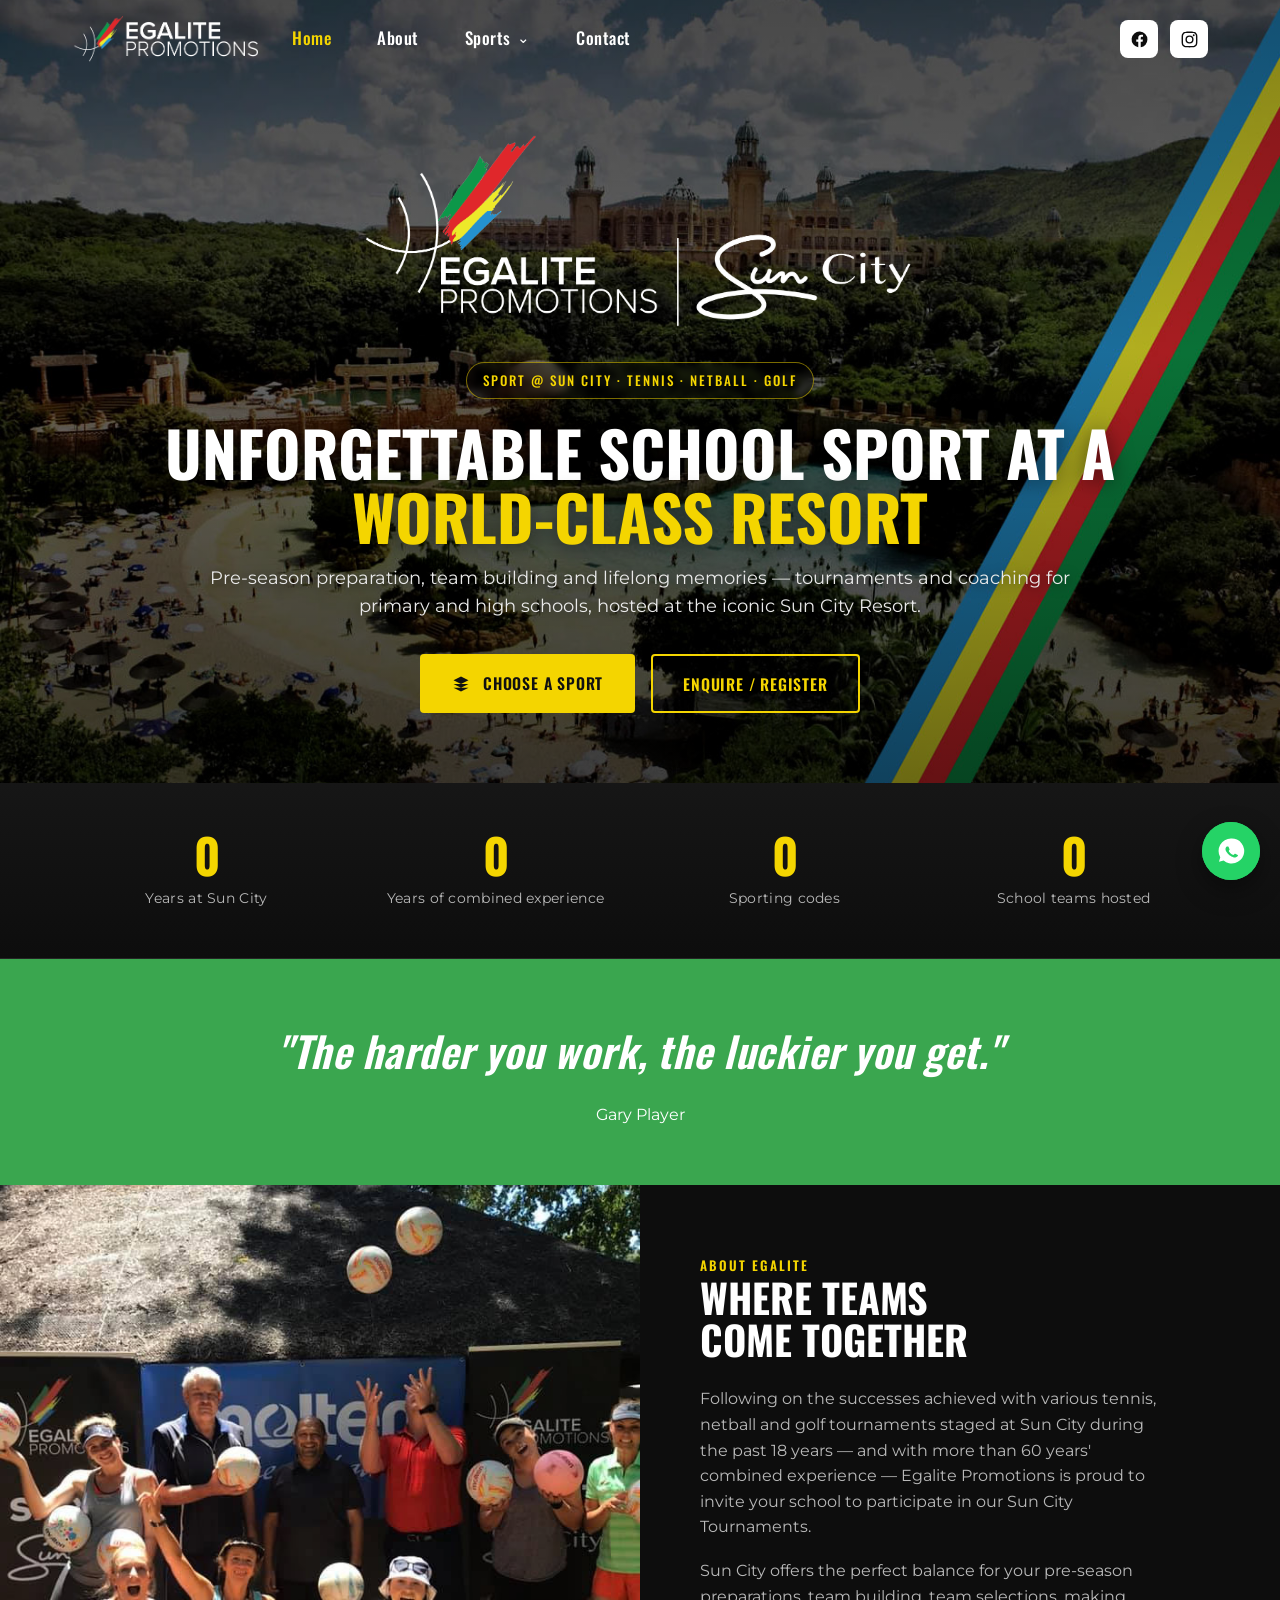
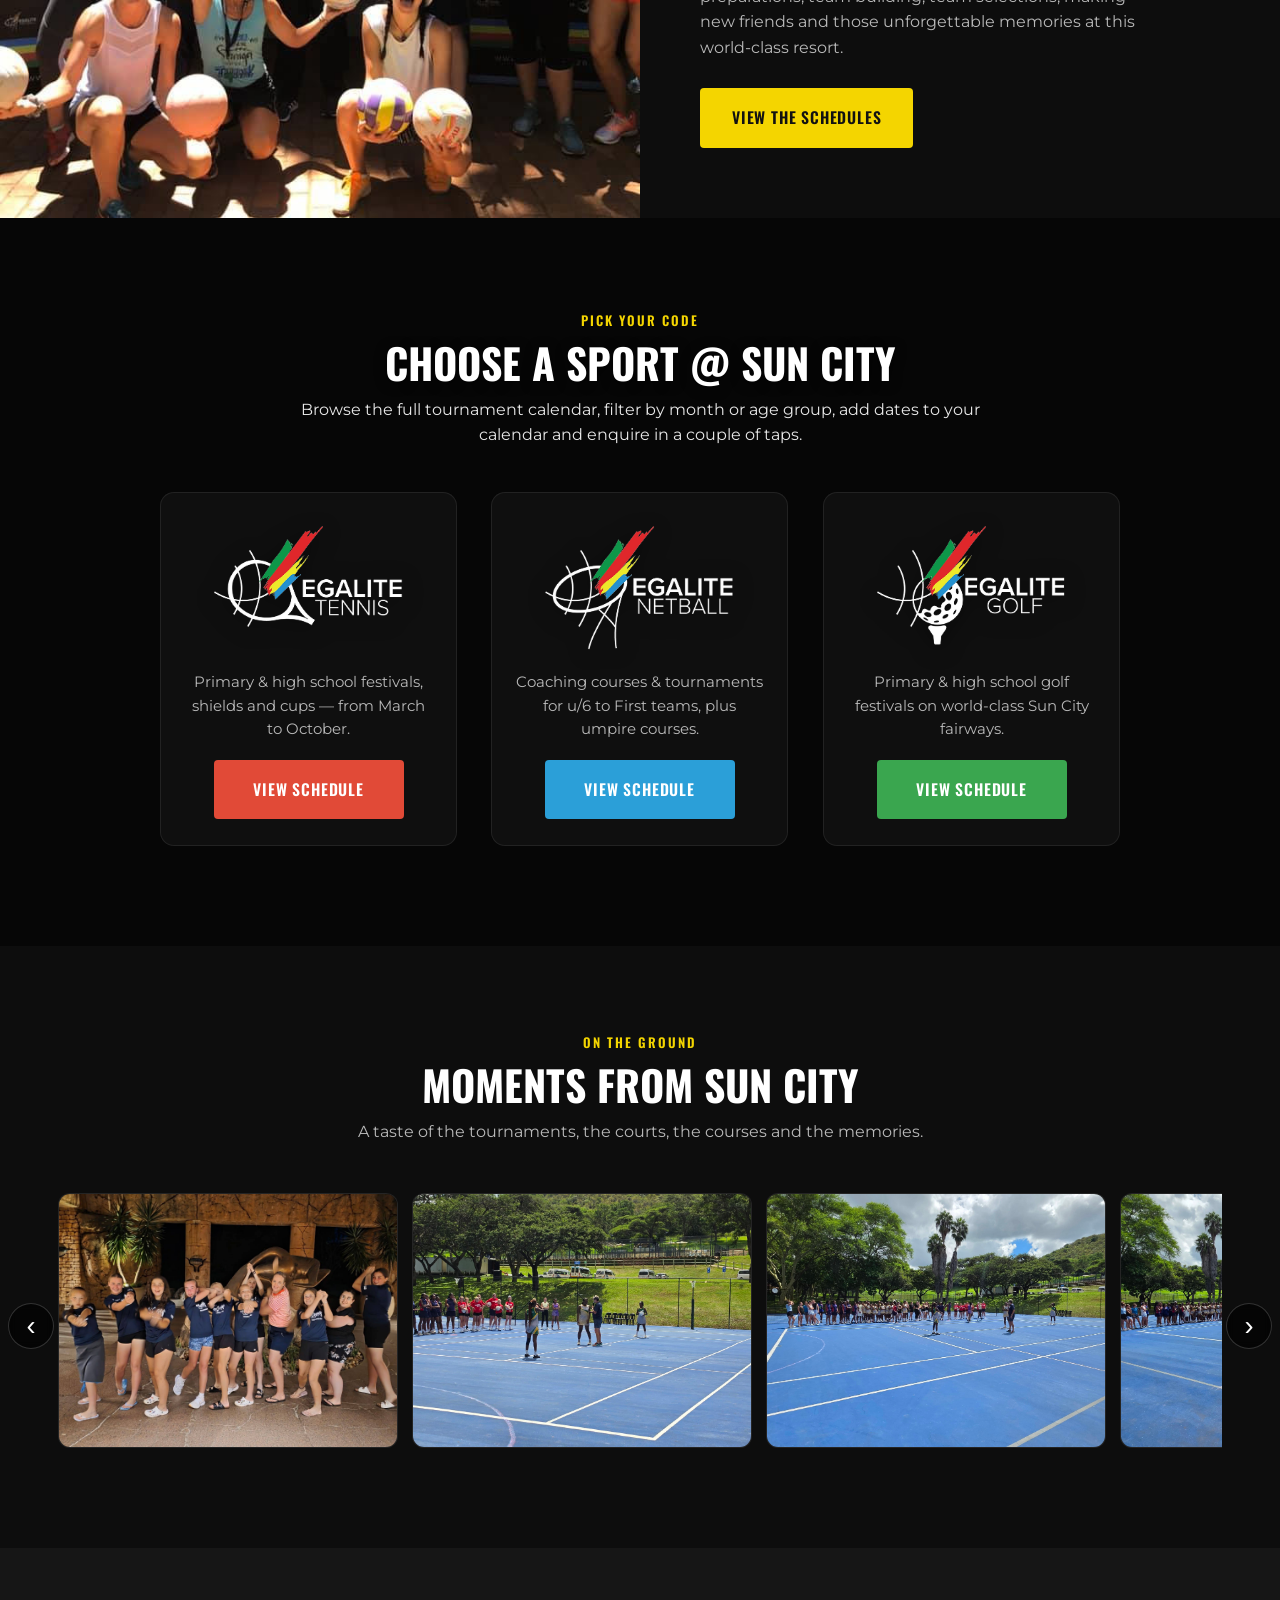
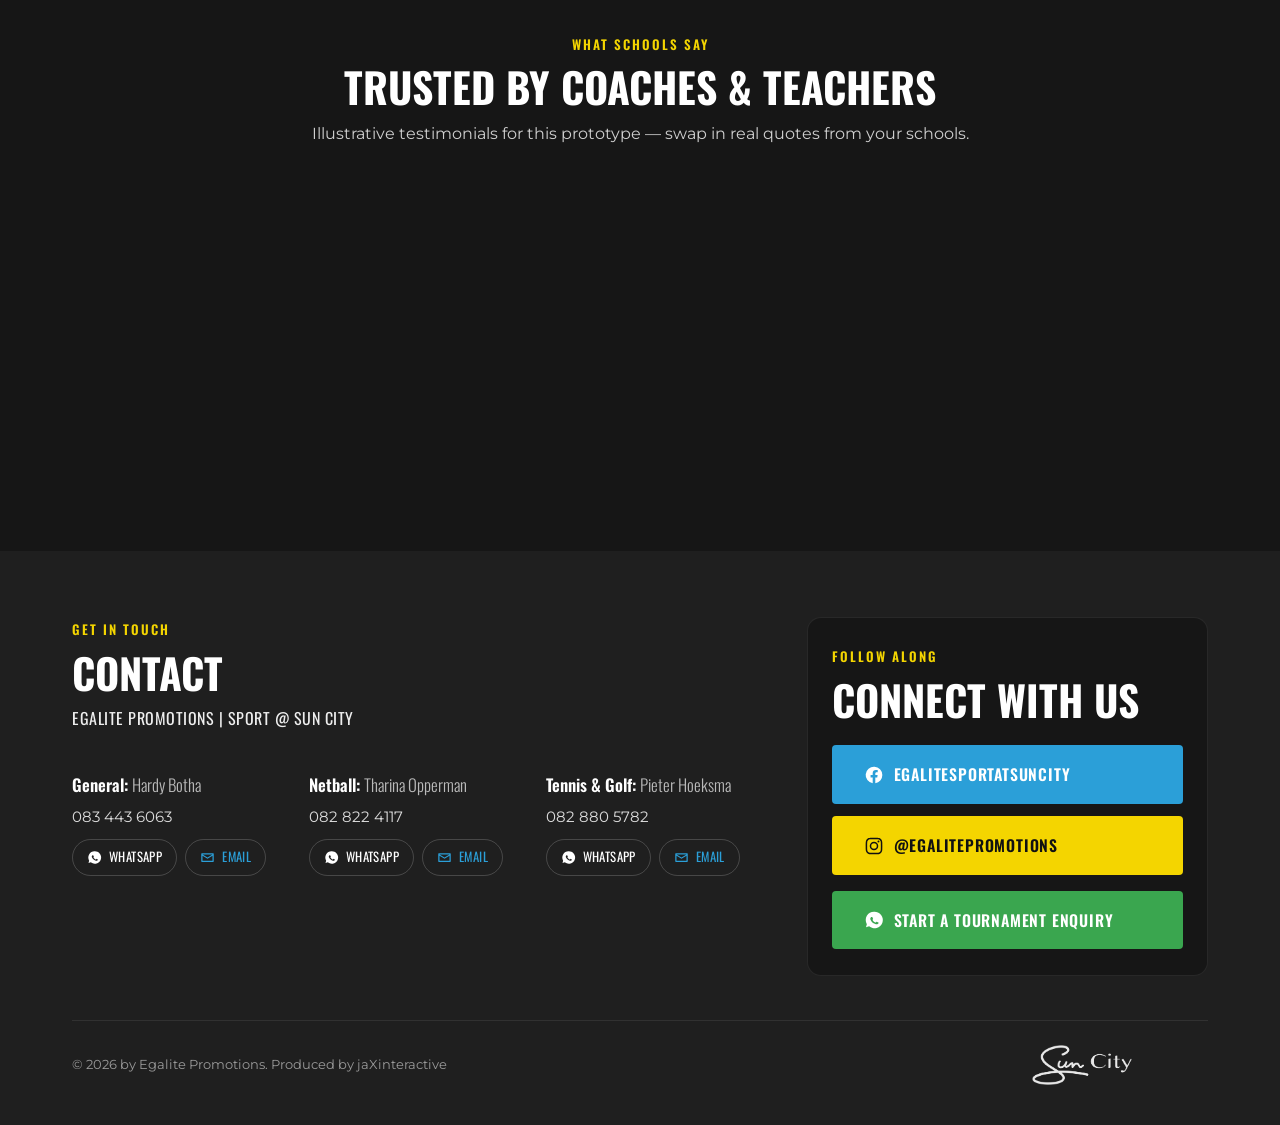
<file: index.html>
<!DOCTYPE html>
<html lang="en">
<head>
  <!-- Google tag (gtag.js) -->
  <script async src="https://www.googletagmanager.com/gtag/js?id=G-BY451ZYMDQ"></script>
  <script>
    window.dataLayer = window.dataLayer || [];
    function gtag(){dataLayer.push(arguments);}
    gtag('js', new Date());

    gtag('config', 'G-BY451ZYMDQ');
  </script>
  <meta charset="UTF-8" />
  <meta name="viewport" content="width=device-width, initial-scale=1.0" />
  <title>Egalite Promotions | School Sport Tournaments @ Sun City</title>
  <meta name="description" content="Egalite Promotions – School tennis, netball and golf tournaments staged at Sun City. Pre-season preparations, team building and unforgettable memories at a world-class resort." />

  <!-- Social share (OpenGraph / Twitter) -->
  <meta property="og:type" content="website" />
  <meta property="og:title" content="Egalite Promotions | School Sport @ Sun City" />
  <meta property="og:description" content="School tennis, netball & golf tournaments at Sun City. 18 years of unforgettable pre-season tournaments." />
  <meta property="og:image" content="assets/Choose-a-Sport-at-Sun-City-scaled.jpg" />
  <meta name="twitter:card" content="summary_large_image" />

  <link rel="preconnect" href="https://fonts.googleapis.com" />
  <link rel="preconnect" href="https://fonts.gstatic.com" crossorigin />
  <link href="https://fonts.googleapis.com/css2?family=Oswald:wght@300;400;500;600;700&family=Montserrat:ital,wght@0,300;0,400;0,500;0,600;1,500&display=swap" rel="stylesheet" />
  <link rel="stylesheet" href="css/style.css" />

  <!-- Structured data: the organisation -->
  <script type="application/ld+json">
  {
    "@context": "https://schema.org",
    "@type": "SportsOrganization",
    "name": "Egalite Promotions",
    "url": "https://www.egalite.co.za",
    "description": "School tennis, netball and golf tournaments staged at Sun City, South Africa.",
    "sport": ["Tennis", "Netball", "Golf"],
    "areaServed": "ZA",
    "sameAs": [
      "https://www.facebook.com/EgaliteSportatSunCity/",
      "https://www.instagram.com/egalitepromotions/"
    ]
  }
  </script>
</head>
<body>

  <a class="skip-link" href="#main">Skip to content</a>

  <!-- ===================== Header ===================== -->
  <header class="site-header overlay">
    <div class="container nav">
      <button class="nav-toggle" aria-label="Toggle menu" aria-expanded="false">
        <span></span><span></span><span></span>
      </button>
      <a class="nav-logo" href="index.html"><img src="assets/Egalite-Promotions-logo-top-nav.png" alt="Egalite Promotions Sport @ Sun City" onerror="this.closest('.nav-logo').style.display='none'" /></a>
      <ul class="nav-menu">
        <li><a href="index.html" class="active">Home</a></li>
        <li><a href="index.html#about">About</a></li>
        <li class="has-drop">
          <a href="#">Sports</a>
          <ul class="dropdown">
            <li><a href="tennis.html">Tennis</a></li>
            <li><a href="netball.html">Netball</a></li>
            <li><a href="golf.html">Golf</a></li>
          </ul>
        </li>
        <li><a href="index.html#contact">Contact</a></li>
      </ul>
      <div class="nav-social">
        <a href="https://www.facebook.com/EgaliteSportatSunCity/" target="_blank" rel="noopener" aria-label="Facebook">
          <svg viewBox="0 0 24 24"><path d="M22 12a10 10 0 1 0-11.56 9.88v-6.99H7.9V12h2.54V9.8c0-2.5 1.49-3.89 3.77-3.89 1.09 0 2.24.2 2.24.2v2.46h-1.26c-1.24 0-1.63.77-1.63 1.56V12h2.78l-.44 2.89h-2.34v6.99A10 10 0 0 0 22 12z"/></svg>
        </a>
        <a href="https://www.instagram.com/egalitepromotions/" target="_blank" rel="noopener" aria-label="Instagram">
          <svg viewBox="0 0 24 24"><path d="M12 2c2.72 0 3.06.01 4.12.06 1.07.05 1.8.22 2.43.47.66.25 1.22.6 1.77 1.15.55.55.9 1.11 1.15 1.77.25.63.42 1.36.47 2.43.05 1.07.06 1.41.06 4.12s-.01 3.06-.06 4.12c-.05 1.07-.22 1.8-.47 2.43a4.9 4.9 0 0 1-1.15 1.77c-.55.55-1.11.9-1.77 1.15-.63.25-1.36.42-2.43.47-1.07.05-1.41.06-4.12.06s-3.06-.01-4.12-.06c-1.07-.05-1.8-.22-2.43-.47a4.9 4.9 0 0 1-1.77-1.15 4.9 4.9 0 0 1-1.15-1.77c-.25-.63-.42-1.36-.47-2.43C2.01 15.06 2 14.72 2 12s.01-3.06.06-4.12c.05-1.07.22-1.8.47-2.43.25-.66.6-1.22 1.15-1.77.55-.55 1.11-.9 1.77-1.15.63-.25 1.36-.42 2.43-.47C8.94 2.01 9.28 2 12 2zm0 1.8c-2.67 0-2.99.01-4.04.06-.98.04-1.51.21-1.86.35-.47.18-.8.4-1.15.75-.35.35-.57.68-.75 1.15-.14.35-.31.88-.35 1.86-.05 1.05-.06 1.37-.06 4.04s.01 2.99.06 4.04c.04.98.21 1.51.35 1.86.18.47.4.8.75 1.15.35.35.68.57 1.15.75.35.14.88.31 1.86.35 1.05.05 1.37.06 4.04.06s2.99-.01 4.04-.06c.98-.04 1.51-.21 1.86-.35.47-.18.8-.4 1.15-.75.35-.35.57-.68.75-1.15.14-.35.31-.88.35-1.86.05-1.05.06-1.37.06-4.04s-.01-2.99-.06-4.04c-.04-.98-.21-1.51-.35-1.86a3.1 3.1 0 0 0-.75-1.15 3.1 3.1 0 0 0-1.15-.75c-.35-.14-.88-.31-1.86-.35-1.05-.05-1.37-.06-4.04-.06zm0 3.07a5.13 5.13 0 1 1 0 10.26 5.13 5.13 0 0 1 0-10.26zm0 8.46a3.33 3.33 0 1 0 0-6.66 3.33 3.33 0 0 0 0 6.66zm6.54-8.66a1.2 1.2 0 1 1-2.4 0 1.2 1.2 0 0 1 2.4 0z"/></svg>
        </a>
      </div>
    </div>
  </header>

  <main id="main">

  <!-- ===================== Hero ===================== -->
  <section class="hero-home">
    <div class="container inner">
      <img class="hero-logo reveal reveal-up" src="assets/Egalite-Sun-City-logo.png" alt="Egalite Promotions Sport @ Sun City" />
      <span class="hero-tag reveal reveal-up reveal--d1">Sport @ Sun City · Tennis · Netball · Golf</span>
      <h1 class="reveal reveal-up reveal--d1">Unforgettable school sport at a <span class="hl">world-class resort</span></h1>
      <p class="hero-sub reveal reveal-up reveal--d1">Pre-season preparation, team building and lifelong memories — tournaments and coaching for primary and high schools, hosted at the iconic Sun City Resort.</p>
      <div class="hero-btns reveal reveal-up reveal--d1">
        <a href="#choose" class="btn btn-yellow">
          <svg viewBox="0 0 24 24" aria-hidden="true"><path d="M12 2 2 7l10 5 10-5-10-5zM2 17l10 5 10-5M2 12l10 5 10-5"/></svg>
          Choose a Sport
        </a>
        <button class="btn btn-outline" data-register data-sport="general">Enquire / Register</button>
      </div>
    </div>
  </section>

  <!-- ===================== Trust stats ===================== -->
  <section class="stats" aria-label="Egalite by the numbers">
    <div class="grid">
      <div class="stat"><span class="stat-num" data-count="18" data-suffix="+">0</span><span class="stat-label">Years at Sun City</span></div>
      <div class="stat"><span class="stat-num" data-count="60" data-suffix="+">0</span><span class="stat-label">Years of combined experience</span></div>
      <div class="stat"><span class="stat-num" data-count="3">0</span><span class="stat-label">Sporting codes</span></div>
      <div class="stat"><span class="stat-num" data-count="500" data-suffix="+">0</span><span class="stat-label">School teams hosted</span></div>
    </div>
  </section>

  <!-- ===================== Quote ===================== -->
  <section class="quote">
    <p class="reveal reveal-left">"The harder you work, the luckier you get."</p>
    <span class="reveal reveal-up reveal--d1">Gary Player</span>
  </section>

  <!-- ===================== About ===================== -->
  <section class="about" id="about">
    <div class="grid">
      <div class="about-img" style="background-image:url('assets/Egalite-about.jpg')"></div>
      <div class="about-text">
        <span class="eyebrow" style="color:var(--yellow);font-family:var(--head);letter-spacing:2px;text-transform:uppercase;font-size:.82rem;font-weight:600;">About Egalite</span>
        <h2>Where teams<br />come together</h2>
        <p>Following on the successes achieved with various tennis, netball and golf tournaments staged at Sun City during the past 18 years — and with more than 60 years' combined experience — Egalite Promotions is proud to invite your school to participate in our Sun City Tournaments.</p>
        <p>Sun City offers the perfect balance for your pre-season preparations, team building, team selections, making new friends and those unforgettable memories at this world-class resort.</p>
        <a href="#choose" class="btn btn-yellow" style="align-self:flex-start;margin-top:10px;">View the schedules</a>
      </div>
    </div>
  </section>

  <!-- ===================== Choose a sport ===================== -->
  <section class="choose" id="choose">
    <div class="container inner">
      <div class="section-head">
        <span class="eyebrow">Pick your code</span>
        <h2>Choose a Sport @ Sun City</h2>
        <p style="color:#e8e8e8;">Browse the full tournament calendar, filter by month or age group, add dates to your calendar and enquire in a couple of taps.</p>
      </div>
      <div class="sport-cards">
        <div class="sport-card t-tennis reveal reveal-up">
          <div class="logo-wrap"><img src="assets/Egalite-Tennis-Logo.png" alt="Egalite Tennis @ Sun City" /></div>
          <p class="card-hook">Primary &amp; high school festivals, shields and cups — from March to October.</p>
          <a href="tennis.html" class="btn btn-red">View Schedule</a>
        </div>
        <div class="sport-card t-netball reveal reveal-up reveal--d1">
          <div class="logo-wrap"><img src="assets/Egalite-Netball-Logo.png" alt="Egalite Netball @ Sun City" /></div>
          <p class="card-hook">Coaching courses &amp; tournaments for u/6 to First teams, plus umpire courses.</p>
          <a href="netball.html" class="btn btn-blue">View Schedule</a>
        </div>
        <div class="sport-card t-golf reveal reveal-up reveal--d1">
          <div class="logo-wrap"><img src="assets/Egalite-Golf-Logo.png" alt="Egalite Golf @ Sun City" /></div>
          <p class="card-hook">Primary &amp; high school golf festivals on world-class Sun City fairways.</p>
          <a href="golf.html" class="btn btn-green">View Schedule</a>
        </div>
      </div>
    </div>
  </section>

  <!-- ===================== Gallery ===================== -->
  <section class="gallery" id="gallery">
    <div class="section-head">
      <span class="eyebrow">On the ground</span>
      <h2>Moments from Sun City</h2>
      <p>A taste of the tournaments, the courts, the courses and the memories.</p>
    </div>
    <div class="carousel">
      <button class="car-btn car-prev" type="button" aria-label="Previous photos">&#8249;</button>
      <div class="gallery-track" tabindex="0" role="group" aria-label="Photo carousel — scroll or use arrows">
        <figure class="car-slide"><img loading="lazy" src="gallery/654800945_1457049509545708_356876854411322955_n.jpg" alt="Egalite Sport at Sun City — tournament moment 1" /></figure>
        <figure class="car-slide"><img loading="lazy" src="gallery/655308343_1455911352992857_1106318398926262394_n.jpg" alt="Egalite Sport at Sun City — tournament moment 2" /></figure>
        <figure class="car-slide"><img loading="lazy" src="gallery/655636955_1455911096326216_7021596622105320343_n.jpg" alt="Egalite Sport at Sun City — tournament moment 3" /></figure>
        <figure class="car-slide"><img loading="lazy" src="gallery/655954317_1455911189659540_25734371530719917_n.jpg" alt="Egalite Sport at Sun City — tournament moment 4" /></figure>
        <figure class="car-slide"><img loading="lazy" src="gallery/656380590_1455910996326226_1270167815615820676_n.jpg" alt="Egalite Sport at Sun City — tournament moment 5" /></figure>
        <figure class="car-slide"><img loading="lazy" src="gallery/656419022_17941422444158720_5594153598534514180_n.jpeg" alt="Egalite Sport at Sun City — tournament moment 6" /></figure>
        <figure class="car-slide"><img loading="lazy" src="gallery/656562838_1459386822645310_9120233609811358767_n.jpg" alt="Egalite Sport at Sun City — tournament moment 7" /></figure>
        <figure class="car-slide"><img loading="lazy" src="gallery/656645584_17941422435158720_1764312722659656421_n.jpeg" alt="Egalite Sport at Sun City — tournament moment 8" /></figure>
        <figure class="car-slide"><img loading="lazy" src="gallery/656722141_1459386225978703_5787220386934188791_n.jpg" alt="Egalite Sport at Sun City — tournament moment 9" /></figure>
        <figure class="car-slide"><img loading="lazy" src="gallery/656859483_1459385575978768_1689486956474093708_n.jpg" alt="Egalite Sport at Sun City — tournament moment 10" /></figure>
        <figure class="car-slide"><img loading="lazy" src="gallery/657013920_1459387095978616_5938555480523781460_n.jpg" alt="Egalite Sport at Sun City — tournament moment 11" /></figure>
        <figure class="car-slide"><img loading="lazy" src="gallery/657054726_1459385692645423_9083702219711440241_n.jpg" alt="Egalite Sport at Sun City — tournament moment 12" /></figure>
        <figure class="car-slide"><img loading="lazy" src="gallery/657216551_1459386145978711_1762756207903620391_n.jpg" alt="Egalite Sport at Sun City — tournament moment 13" /></figure>
        <figure class="car-slide"><img loading="lazy" src="gallery/657270500_1372333151578028_9164628107543807196_n.jpg" alt="Egalite Sport at Sun City — tournament moment 14" /></figure>
        <figure class="car-slide"><img loading="lazy" src="gallery/657281278_1459386949311964_7634077655240902660_n.jpg" alt="Egalite Sport at Sun City — tournament moment 15" /></figure>
        <figure class="car-slide"><img loading="lazy" src="gallery/657305199_17926162398264158_9133606992556709386_n.jpg" alt="Egalite Sport at Sun City — tournament moment 16" /></figure>
        <figure class="car-slide"><img loading="lazy" src="gallery/657359865_1459385802645412_3817280362474639670_n.jpg" alt="Egalite Sport at Sun City — tournament moment 17" /></figure>
        <figure class="car-slide"><img loading="lazy" src="gallery/657373272_1459385632645429_1155249266546035192_n.jpg" alt="Egalite Sport at Sun City — tournament moment 18" /></figure>
        <figure class="car-slide"><img loading="lazy" src="gallery/657539261_17926162317264158_2525390028417549651_n.jpg" alt="Egalite Sport at Sun City — tournament moment 19" /></figure>
        <figure class="car-slide"><img loading="lazy" src="gallery/657547595_1459386902645302_4747897042099138061_n.jpg" alt="Egalite Sport at Sun City — tournament moment 20" /></figure>
        <figure class="car-slide"><img loading="lazy" src="gallery/657654234_1459385532645439_6022984755983653025_n.jpg" alt="Egalite Sport at Sun City — tournament moment 21" /></figure>
        <figure class="car-slide"><img loading="lazy" src="gallery/657772307_1459387059311953_2508403595322536020_n.jpg" alt="Egalite Sport at Sun City — tournament moment 22" /></figure>
        <figure class="car-slide"><img loading="lazy" src="gallery/657847615_1459387022645290_2056902557956306022_n.jpg" alt="Egalite Sport at Sun City — tournament moment 23" /></figure>
        <figure class="car-slide"><img loading="lazy" src="gallery/657940440_1457067246210601_1510708506794577549_n.jpg" alt="Egalite Sport at Sun City — tournament moment 24" /></figure>
        <figure class="car-slide"><img loading="lazy" src="gallery/658076813_1457049736212352_1943946775858615699_n.jpg" alt="Egalite Sport at Sun City — tournament moment 25" /></figure>
        <figure class="car-slide"><img loading="lazy" src="gallery/658146660_1459386709311988_4097928979889167676_n.jpg" alt="Egalite Sport at Sun City — tournament moment 26" /></figure>
        <figure class="car-slide"><img loading="lazy" src="gallery/658150775_1459386095978716_860270474456080909_n.jpg" alt="Egalite Sport at Sun City — tournament moment 27" /></figure>
        <figure class="car-slide"><img loading="lazy" src="gallery/658439934_1459386439312015_1931824111501296684_n.jpg" alt="Egalite Sport at Sun City — tournament moment 28" /></figure>
        <figure class="car-slide"><img loading="lazy" src="gallery/658878325_1459386389312020_4851311130252278414_n.jpg" alt="Egalite Sport at Sun City — tournament moment 29" /></figure>
        <figure class="car-slide"><img loading="lazy" src="gallery/658911042_17926162344264158_7860583451119505649_n.jpg" alt="Egalite Sport at Sun City — tournament moment 30" /></figure>
        <figure class="car-slide"><img loading="lazy" src="gallery/658960830_1459385935978732_2879947266023902935_n.jpg" alt="Egalite Sport at Sun City — tournament moment 31" /></figure>
        <figure class="car-slide"><img loading="lazy" src="gallery/659113686_1372333198244690_481589120435317992_n.jpg" alt="Egalite Sport at Sun City — tournament moment 32" /></figure>
        <figure class="car-slide"><img loading="lazy" src="gallery/659580849_1459386032645389_8133431783836506297_n.jpg" alt="Egalite Sport at Sun City — tournament moment 33" /></figure>
        <figure class="car-slide"><img loading="lazy" src="gallery/659723202_17941422417158720_8154457128850721164_n.jpeg" alt="Egalite Sport at Sun City — tournament moment 34" /></figure>
        <figure class="car-slide"><img loading="lazy" src="gallery/659808590_1459385975978728_8430111887275617246_n.jpg" alt="Egalite Sport at Sun City — tournament moment 35" /></figure>
        <figure class="car-slide"><img loading="lazy" src="gallery/660042922_1459385759312083_2978341346028095833_n.jpg" alt="Egalite Sport at Sun City — tournament moment 36" /></figure>
        <figure class="car-slide"><img loading="lazy" src="gallery/660115167_17926162389264158_3500947742545980108_n.jpg" alt="Egalite Sport at Sun City — tournament moment 37" /></figure>
        <figure class="car-slide"><img loading="lazy" src="gallery/660495103_1459385835978742_1785006567404768767_n.jpg" alt="Egalite Sport at Sun City — tournament moment 38" /></figure>
        <figure class="car-slide"><img loading="lazy" src="gallery/684209047_1487744756476183_1772819814519478851_n.jpg" alt="Egalite Sport at Sun City — tournament moment 39" /></figure>
        <figure class="car-slide"><img loading="lazy" src="gallery/684210155_1487744279809564_1842562098302408518_n.jpg" alt="Egalite Sport at Sun City — tournament moment 40" /></figure>
        <figure class="car-slide"><img loading="lazy" src="gallery/684260830_1486383093279016_5787589917398785141_n.jpg" alt="Egalite Sport at Sun City — tournament moment 41" /></figure>
        <figure class="car-slide"><img loading="lazy" src="gallery/684267776_1487744566476202_3437448709464335889_n.jpg" alt="Egalite Sport at Sun City — tournament moment 42" /></figure>
        <figure class="car-slide"><img loading="lazy" src="gallery/684286196_1486382999945692_6814259296916556260_n.jpg" alt="Egalite Sport at Sun City — tournament moment 43" /></figure>
        <figure class="car-slide"><img loading="lazy" src="gallery/684311851_1487744609809531_2717224552893486577_n.jpg" alt="Egalite Sport at Sun City — tournament moment 44" /></figure>
        <figure class="car-slide"><img loading="lazy" src="gallery/684368178_1487744129809579_3204374567103628883_n.jpg" alt="Egalite Sport at Sun City — tournament moment 45" /></figure>
        <figure class="car-slide"><img loading="lazy" src="gallery/684390729_1486733236577335_2902552199279014509_n.jpg" alt="Egalite Sport at Sun City — tournament moment 46" /></figure>
        <figure class="car-slide"><img loading="lazy" src="gallery/684584960_1487745213142804_6000869730972946874_n.jpg" alt="Egalite Sport at Sun City — tournament moment 47" /></figure>
        <figure class="car-slide"><img loading="lazy" src="gallery/684697215_1487744473142878_6984737068855842287_n.jpg" alt="Egalite Sport at Sun City — tournament moment 48" /></figure>
        <figure class="car-slide"><img loading="lazy" src="gallery/684895291_1487744376476221_3869330273865657642_n.jpg" alt="Egalite Sport at Sun City — tournament moment 49" /></figure>
        <figure class="car-slide"><img loading="lazy" src="gallery/684904058_1487745493142776_3049662266203974953_n.jpg" alt="Egalite Sport at Sun City — tournament moment 50" /></figure>
        <figure class="car-slide"><img loading="lazy" src="gallery/684932166_1486824756568183_2570021737515504046_n.jpg" alt="Egalite Sport at Sun City — tournament moment 51" /></figure>
        <figure class="car-slide"><img loading="lazy" src="gallery/684932986_1487744166476242_1407904347815060228_n.jpg" alt="Egalite Sport at Sun City — tournament moment 52" /></figure>
        <figure class="car-slide"><img loading="lazy" src="gallery/685047677_1487744799809512_1538426674550288621_n.jpg" alt="Egalite Sport at Sun City — tournament moment 53" /></figure>
        <figure class="car-slide"><img loading="lazy" src="gallery/685066997_1487745759809416_5722971756945943247_n.jpg" alt="Egalite Sport at Sun City — tournament moment 54" /></figure>
        <figure class="car-slide"><img loading="lazy" src="gallery/685140193_1486382846612374_200685126376708626_n.jpg" alt="Egalite Sport at Sun City — tournament moment 55" /></figure>
        <figure class="car-slide"><img loading="lazy" src="gallery/685150074_1487744666476192_9165208937265362582_n.jpg" alt="Egalite Sport at Sun City — tournament moment 56" /></figure>
        <figure class="car-slide"><img loading="lazy" src="gallery/685843159_1487744976476161_8871711142710331431_n.jpg" alt="Egalite Sport at Sun City — tournament moment 57" /></figure>
        <figure class="car-slide"><img loading="lazy" src="gallery/685857166_1487744209809571_6230180478970103258_n.jpg" alt="Egalite Sport at Sun City — tournament moment 58" /></figure>
        <figure class="car-slide"><img loading="lazy" src="gallery/685884715_1487744699809522_835442519722982115_n.jpg" alt="Egalite Sport at Sun City — tournament moment 59" /></figure>
        <figure class="car-slide"><img loading="lazy" src="gallery/685903997_1487745439809448_7915668272914495065_n.jpg" alt="Egalite Sport at Sun City — tournament moment 60" /></figure>
        <figure class="car-slide"><img loading="lazy" src="gallery/685969190_1487745933142732_7012024386614732885_n.jpg" alt="Egalite Sport at Sun City — tournament moment 61" /></figure>
        <figure class="car-slide"><img loading="lazy" src="gallery/686009339_1487745559809436_9067526325454732391_n.jpg" alt="Egalite Sport at Sun City — tournament moment 62" /></figure>
        <figure class="car-slide"><img loading="lazy" src="gallery/686063701_1487744526476206_1201340075689547975_n.jpg" alt="Egalite Sport at Sun City — tournament moment 63" /></figure>
        <figure class="car-slide"><img loading="lazy" src="gallery/686177630_1487744089809583_2683325577322595193_n.jpg" alt="Egalite Sport at Sun City — tournament moment 64" /></figure>
        <figure class="car-slide"><img loading="lazy" src="gallery/686277508_1487745166476142_6503078546837833919_n.jpg" alt="Egalite Sport at Sun City — tournament moment 65" /></figure>
        <figure class="car-slide"><img loading="lazy" src="gallery/686498994_1487744056476253_5133397468010882134_n.jpg" alt="Egalite Sport at Sun City — tournament moment 66" /></figure>
        <figure class="car-slide"><img loading="lazy" src="gallery/686517083_1487745673142758_8854962338978961883_n.jpg" alt="Egalite Sport at Sun City — tournament moment 67" /></figure>
        <figure class="car-slide"><img loading="lazy" src="gallery/686888362_1487744243142901_8957165718592177765_n.jpg" alt="Egalite Sport at Sun City — tournament moment 68" /></figure>
        <figure class="car-slide"><img loading="lazy" src="gallery/686962755_1487744426476216_9036298943351806918_n.jpg" alt="Egalite Sport at Sun City — tournament moment 69" /></figure>
        <figure class="car-slide"><img loading="lazy" src="gallery/687951792_1487744846476174_7426485959157767030_n.jpg" alt="Egalite Sport at Sun City — tournament moment 70" /></figure>
      </div>
      <button class="car-btn car-next" type="button" aria-label="More photos">&#8250;</button>
    </div>
  </section>

  <!-- ===================== Testimonials ===================== -->
  <section class="testimonials" id="testimonials">
    <div class="section-head">
      <span class="eyebrow">What schools say</span>
      <h2>Trusted by coaches &amp; teachers</h2>
      <p style="color:#cfcfcf;">Illustrative testimonials for this prototype — swap in real quotes from your schools.</p>
    </div>
    <div class="tst-grid">
      <figure class="tst reveal reveal-up">
        <div class="stars" aria-label="5 out of 5">★★★★★</div>
        <p>The perfect kick-off to our netball season. Superb organisation, world-class courts and our girls came home a real team.</p>
        <cite><b>Marlize D.</b><span>Netball Coach, Primary School</span></cite>
      </figure>
      <figure class="tst reveal reveal-up reveal--d1">
        <div class="stars" aria-label="5 out of 5">★★★★★</div>
        <p>We've brought our tennis squad for three years running. Well-run draws, great facilities and memories the players never forget.</p>
        <cite><b>James P.</b><span>Head of Tennis, High School</span></cite>
      </figure>
      <figure class="tst reveal reveal-up reveal--d1">
        <div class="stars" aria-label="5 out of 5">★★★★★</div>
        <p>From booking to prize-giving, everything ran like clockwork. Sun City is the ideal setting for a golf festival.</p>
        <cite><b>Theuns R.</b><span>Sports Director</span></cite>
      </figure>
    </div>
  </section>

  </main>

  <!-- ===================== Contact / Footer ===================== -->
  <footer class="contact" id="contact">
    <div class="container">
      <div class="footer-grid">
        <div class="footer-left">
          <div class="section-head footer-head">
        <span class="eyebrow">Get in touch</span>
        <h2>Contact</h2>
        <p class="lead" style="color:#eee;">EGALITE PROMOTIONS | SPORT @ SUN CITY</p>
      </div>
      <div class="contact-cols">
        <div class="contact-col">
          <h3>General: <span>Hardy Botha</span></h3>
          <p>083 443 6063</p>
          <div class="c-links">
            <a class="c-wa" href="https://wa.me/27834436063?text=Hi%20Egalite%2C%20I%27d%20like%20to%20enquire%20about%20a%20Sun%20City%20tournament." target="_blank" rel="noopener"><svg viewBox="0 0 24 24"><path d="M12 2a10 10 0 0 0-8.6 15l-1 3.6 3.7-1A10 10 0 1 0 12 2zm5.2 14c-.2.6-1.2 1.2-1.7 1.2-.4 0-1 .1-3.2-.9s-3.7-3.3-3.8-3.5c-.1-.2-.9-1.2-.9-2.3s.6-1.6.8-1.9c.2-.2.4-.3.6-.3h.5c.2 0 .4 0 .6.5l.7 1.7c.1.2.1.4 0 .5l-.4.5c-.1.2-.3.3-.1.6.2.3.8 1.3 1.7 2 .8.6 1.4.8 1.7 1 .2 0 .4 0 .5-.1l.6-.7c.2-.2.4-.2.6-.1l1.6.8c.3.1.4.2.5.3.1.2.1.6-.1 1.1z"/></svg>WhatsApp</a>
            <a class="c-mail" href="mailto:info@egalite.co.za"><svg viewBox="0 0 24 24"><path d="M3 5h18a1 1 0 0 1 1 1v12a1 1 0 0 1-1 1H3a1 1 0 0 1-1-1V6a1 1 0 0 1 1-1zm9 7 8-5H4l8 5zm0 2L4 9v8h16V9l-8 5z"/></svg>Email</a>
          </div>
        </div>
        <div class="contact-col">
          <h3>Netball: <span>Tharina Opperman</span></h3>
          <p>082 822 4117</p>
          <div class="c-links">
            <a class="c-wa" href="https://wa.me/27828224117?text=Hi%20Egalite%2C%20I%27d%20like%20to%20enquire%20about%20netball%20at%20Sun%20City." target="_blank" rel="noopener"><svg viewBox="0 0 24 24"><path d="M12 2a10 10 0 0 0-8.6 15l-1 3.6 3.7-1A10 10 0 1 0 12 2zm5.2 14c-.2.6-1.2 1.2-1.7 1.2-.4 0-1 .1-3.2-.9s-3.7-3.3-3.8-3.5c-.1-.2-.9-1.2-.9-2.3s.6-1.6.8-1.9c.2-.2.4-.3.6-.3h.5c.2 0 .4 0 .6.5l.7 1.7c.1.2.1.4 0 .5l-.4.5c-.1.2-.3.3-.1.6.2.3.8 1.3 1.7 2 .8.6 1.4.8 1.7 1 .2 0 .4 0 .5-.1l.6-.7c.2-.2.4-.2.6-.1l1.6.8c.3.1.4.2.5.3.1.2.1.6-.1 1.1z"/></svg>WhatsApp</a>
            <a class="c-mail" href="mailto:netball@egalite.co.za"><svg viewBox="0 0 24 24"><path d="M3 5h18a1 1 0 0 1 1 1v12a1 1 0 0 1-1 1H3a1 1 0 0 1-1-1V6a1 1 0 0 1 1-1zm9 7 8-5H4l8 5zm0 2L4 9v8h16V9l-8 5z"/></svg>Email</a>
          </div>
        </div>
        <div class="contact-col">
          <h3>Tennis &amp; Golf: <span>Pieter Hoeksma</span></h3>
          <p>082 880 5782</p>
          <div class="c-links">
            <a class="c-wa" href="https://wa.me/27828805782?text=Hi%20Egalite%2C%20I%27d%20like%20to%20enquire%20about%20tennis%2Fgolf%20at%20Sun%20City." target="_blank" rel="noopener"><svg viewBox="0 0 24 24"><path d="M12 2a10 10 0 0 0-8.6 15l-1 3.6 3.7-1A10 10 0 1 0 12 2zm5.2 14c-.2.6-1.2 1.2-1.7 1.2-.4 0-1 .1-3.2-.9s-3.7-3.3-3.8-3.5c-.1-.2-.9-1.2-.9-2.3s.6-1.6.8-1.9c.2-.2.4-.3.6-.3h.5c.2 0 .4 0 .6.5l.7 1.7c.1.2.1.4 0 .5l-.4.5c-.1.2-.3.3-.1.6.2.3.8 1.3 1.7 2 .8.6 1.4.8 1.7 1 .2 0 .4 0 .5-.1l.6-.7c.2-.2.4-.2.6-.1l1.6.8c.3.1.4.2.5.3.1.2.1.6-.1 1.1z"/></svg>WhatsApp</a>
            <a class="c-mail" href="mailto:tennis@egalite.co.za"><svg viewBox="0 0 24 24"><path d="M3 5h18a1 1 0 0 1 1 1v12a1 1 0 0 1-1 1H3a1 1 0 0 1-1-1V6a1 1 0 0 1 1-1zm9 7 8-5H4l8 5zm0 2L4 9v8h16V9l-8 5z"/></svg>Email</a>
          </div>
        </div>
      </div>
        </div><!-- /footer-left -->
        <aside class="footer-right">
          <div class="section-head footer-head">
            <span class="eyebrow">Follow along</span>
            <h2>Connect with us</h2>
          </div>
          <div class="social-cta social-cta--stack">
            <a class="btn btn-blue social-btn" href="https://www.facebook.com/EgaliteSportatSunCity/" target="_blank" rel="noopener">
        <svg viewBox="0 0 24 24" aria-hidden="true"><path d="M22 12a10 10 0 1 0-11.56 9.88v-6.99H7.9V12h2.54V9.8c0-2.5 1.49-3.89 3.77-3.89 1.09 0 2.24.2 2.24.2v2.46h-1.26c-1.24 0-1.63.77-1.63 1.56V12h2.78l-.44 2.89h-2.34v6.99A10 10 0 0 0 22 12z"/></svg>
        EgaliteSportatSunCity
      </a>
      <a class="btn btn-yellow social-btn" href="https://www.instagram.com/egalitepromotions/" target="_blank" rel="noopener">
        <svg viewBox="0 0 24 24" aria-hidden="true"><path d="M12 2c2.72 0 3.06.01 4.12.06 1.07.05 1.8.22 2.43.47.66.25 1.22.6 1.77 1.15.55.55.9 1.11 1.15 1.77.25.63.42 1.36.47 2.43.05 1.07.06 1.41.06 4.12s-.01 3.06-.06 4.12c-.05 1.07-.22 1.8-.47 2.43a4.9 4.9 0 0 1-1.15 1.77c-.55.55-1.11.9-1.77 1.15-.63.25-1.36.42-2.43.47-1.07.05-1.41.06-4.12.06s-3.06-.01-4.12-.06c-1.07-.05-1.8-.22-2.43-.47a4.9 4.9 0 0 1-1.77-1.15 4.9 4.9 0 0 1-1.15-1.77c-.25-.63-.42-1.36-.47-2.43C2.01 15.06 2 14.72 2 12s.01-3.06.06-4.12c.05-1.07.22-1.8.47-2.43.25-.66.6-1.22 1.15-1.77.55-.55 1.11-.9 1.77-1.15.63-.25 1.36-.42 2.43-.47C8.94 2.01 9.28 2 12 2zm0 1.8c-2.67 0-2.99.01-4.04.06-.98.04-1.51.21-1.86.35-.47.18-.8.4-1.15.75-.35.35-.57.68-.75 1.15-.14.35-.31.88-.35 1.86-.05 1.05-.06 1.37-.06 4.04s.01 2.99.06 4.04c.04.98.21 1.51.35 1.86.18.47.4.8.75 1.15.35.35.68.57 1.15.75.35.14.88.31 1.86.35 1.05.05 1.37.06 4.04.06s2.99-.01 4.04-.06c.98-.04 1.51-.21 1.86-.35.47-.18.8-.4 1.15-.75.35-.35.57-.68.75-1.15.14-.35.31-.88.35-1.86.05-1.05.06-1.37.06-4.04s-.01-2.99-.06-4.04c-.04-.98-.21-1.51-.35-1.86a3.1 3.1 0 0 0-.75-1.15 3.1 3.1 0 0 0-1.15-.75c-.35-.14-.88-.31-1.86-.35-1.05-.05-1.37-.06-4.04-.06zm0 3.07a5.13 5.13 0 1 1 0 10.26 5.13 5.13 0 0 1 0-10.26zm0 8.46a3.33 3.33 0 1 0 0-6.66 3.33 3.33 0 0 0 0 6.66zm6.54-8.66a1.2 1.2 0 1 1-2.4 0 1.2 1.2 0 0 1 2.4 0z"/></svg>
        @egalitepromotions
      </a>
          </div>
          <button class="btn btn-green footer-enquire" data-register data-sport="general"><svg viewBox="0 0 24 24" aria-hidden="true"><path d="M12 2a10 10 0 0 0-8.6 15l-1 3.6 3.7-1A10 10 0 1 0 12 2zm5.2 14c-.2.6-1.2 1.2-1.7 1.2-.4 0-1 .1-3.2-.9s-3.7-3.3-3.8-3.5c-.1-.2-.9-1.2-.9-2.3s.6-1.6.8-1.9c.2-.2.4-.3.6-.3h.5c.2 0 .4 0 .6.5l.7 1.7c.1.2.1.4 0 .5l-.4.5c-.1.2-.3.3-.1.6.2.3.8 1.3 1.7 2 .8.6 1.4.8 1.7 1 .2 0 .4 0 .5-.1l.6-.7c.2-.2.4-.2.6-.1l1.6.8c.3.1.4.2.5.3.1.2.1.6-.1 1.1z"/></svg>Start a tournament enquiry</button>
        </aside>
      </div><!-- /footer-grid -->
      <div class="foot-bar">
        <small>© 2026 by Egalite Promotions. Produced by jaXinteractive</small>
        <img class="foot-suncity" src="assets/Sun-City-logo.png" alt="Sun City Resort" />
      </div>
    </div>
  </footer>

  <!-- Floating WhatsApp -->
  <a class="wa-float" href="https://wa.me/27834436063?text=Hi%20Egalite%2C%20I%27d%20like%20to%20enquire%20about%20a%20Sun%20City%20tournament." target="_blank" rel="noopener" aria-label="Chat with Egalite on WhatsApp">
    <span class="wa-pulse" aria-hidden="true"></span>
    <svg viewBox="0 0 24 24" aria-hidden="true"><path d="M12 2a10 10 0 0 0-8.6 15l-1 3.6 3.7-1A10 10 0 1 0 12 2zm5.2 14c-.2.6-1.2 1.2-1.7 1.2-.4 0-1 .1-3.2-.9s-3.7-3.3-3.8-3.5c-.1-.2-.9-1.2-.9-2.3s.6-1.6.8-1.9c.2-.2.4-.3.6-.3h.5c.2 0 .4 0 .6.5l.7 1.7c.1.2.1.4 0 .5l-.4.5c-.1.2-.3.3-.1.6.2.3.8 1.3 1.7 2 .8.6 1.4.8 1.7 1 .2 0 .4 0 .5-.1l.6-.7c.2-.2.4-.2.6-.1l1.6.8c.3.1.4.2.5.3.1.2.1.6-.1 1.1z"/></svg>
  </a>

  <script src="js/main.js"></script>
</body>
</html>
</file>
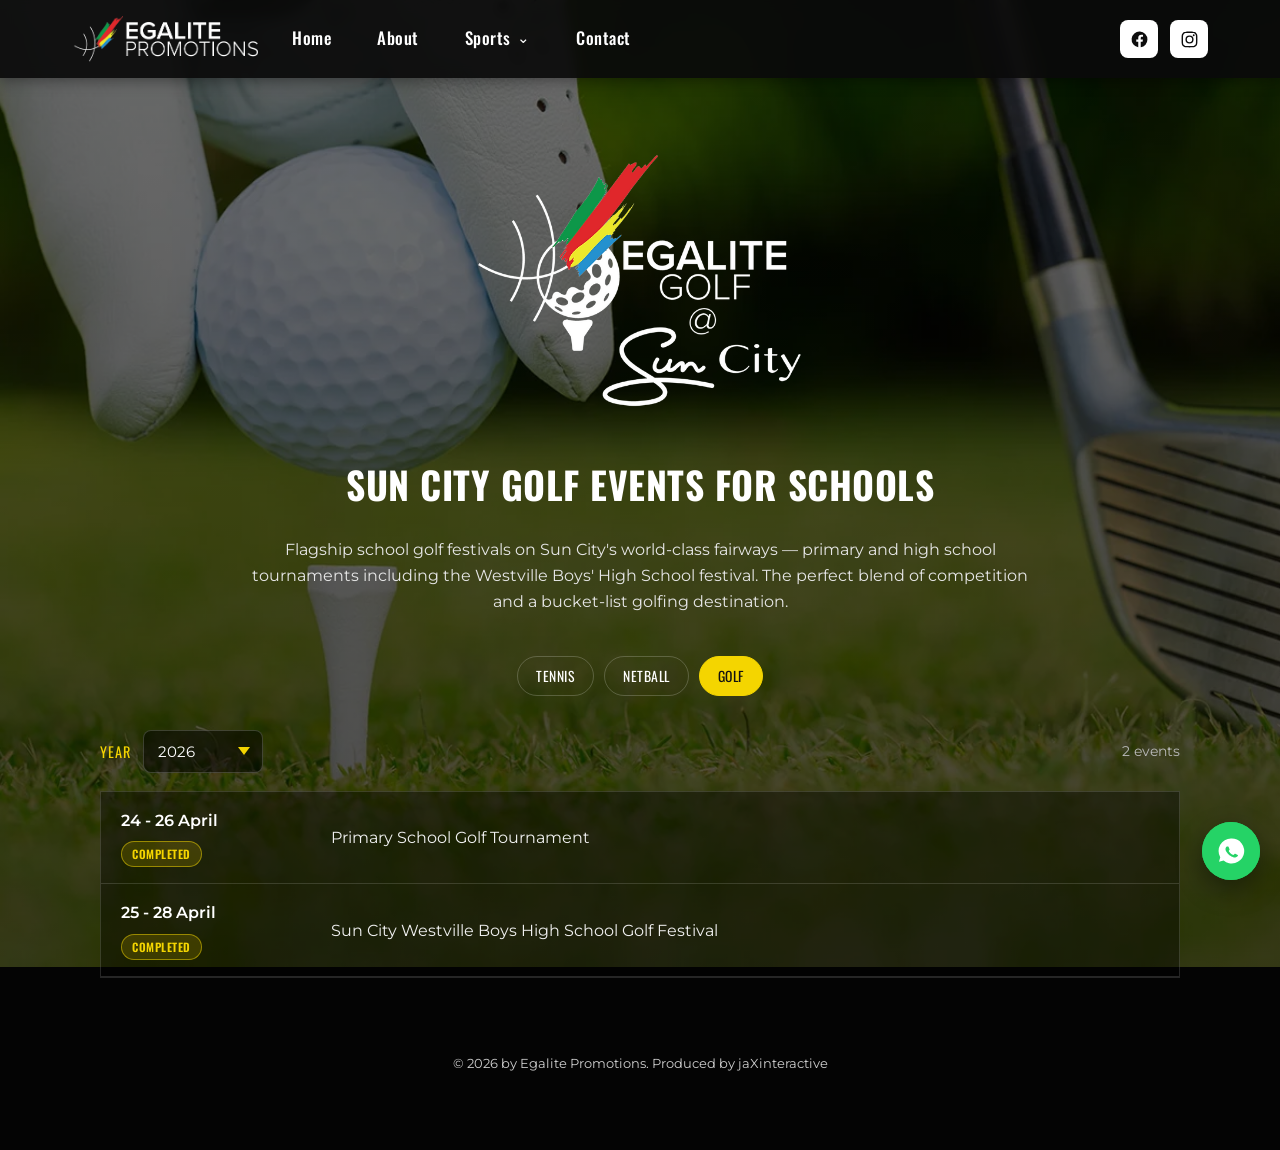
<file: golf.html>
<!DOCTYPE html>
<html lang="en">
<head>
  <!-- Google tag (gtag.js) -->
  <script async src="https://www.googletagmanager.com/gtag/js?id=G-BY451ZYMDQ"></script>
  <script>
    window.dataLayer = window.dataLayer || [];
    function gtag(){dataLayer.push(arguments);}
    gtag('js', new Date());

    gtag('config', 'G-BY451ZYMDQ');
  </script>
  <meta charset="UTF-8" />
  <meta name="viewport" content="width=device-width, initial-scale=1.0" />
  <title>Golf @ Sun City | Egalite Promotions</title>
  <meta name="description" content="2026 Sun City Golf Events for Schools – primary and high school golf festivals on world-class Sun City fairways. Add dates to your calendar and enquire online." />
  <meta property="og:title" content="Golf @ Sun City | Egalite Promotions" />
  <meta property="og:description" content="2026 Sun City Golf Events for Schools – full calendar." />
  <meta property="og:image" content="assets/Golg-bg.webp" />
  <meta name="twitter:card" content="summary_large_image" />
  <link rel="preconnect" href="https://fonts.googleapis.com" />
  <link rel="preconnect" href="https://fonts.gstatic.com" crossorigin />
  <link href="https://fonts.googleapis.com/css2?family=Oswald:wght@300;400;500;600;700&family=Montserrat:ital,wght@0,300;0,400;0,500;0,600;1,500&display=swap" rel="stylesheet" />
  <link rel="stylesheet" href="css/style.css" />
</head>
<body>

  <a class="skip-link" href="#main">Skip to content</a>

  <header class="site-header solid">
    <div class="container nav">
      <button class="nav-toggle" aria-label="Toggle menu" aria-expanded="false"><span></span><span></span><span></span></button>
      <a class="nav-logo" href="index.html"><img src="assets/Egalite-Promotions-logo-top-nav.png" alt="Egalite Promotions Sport @ Sun City" onerror="this.closest('.nav-logo').style.display='none'" /></a>
      <ul class="nav-menu">
        <li><a href="index.html">Home</a></li>
        <li><a href="index.html#about">About</a></li>
        <li class="has-drop">
          <a href="#">Sports</a>
          <ul class="dropdown">
            <li><a href="tennis.html">Tennis</a></li>
            <li><a href="netball.html">Netball</a></li>
            <li><a href="golf.html" class="active">Golf</a></li>
          </ul>
        </li>
        <li><a href="index.html#contact">Contact</a></li>
      </ul>
      <div class="nav-social">
        <a href="https://www.facebook.com/EgaliteSportatSunCity/" target="_blank" rel="noopener" aria-label="Facebook"><svg viewBox="0 0 24 24"><path d="M22 12a10 10 0 1 0-11.56 9.88v-6.99H7.9V12h2.54V9.8c0-2.5 1.49-3.89 3.77-3.89 1.09 0 2.24.2 2.24.2v2.46h-1.26c-1.24 0-1.63.77-1.63 1.56V12h2.78l-.44 2.89h-2.34v6.99A10 10 0 0 0 22 12z"/></svg></a>
        <a href="https://www.instagram.com/egalitepromotions/" target="_blank" rel="noopener" aria-label="Instagram"><svg viewBox="0 0 24 24"><path d="M12 2c2.72 0 3.06.01 4.12.06 1.07.05 1.8.22 2.43.47.66.25 1.22.6 1.77 1.15.55.55.9 1.11 1.15 1.77.25.63.42 1.36.47 2.43.05 1.07.06 1.41.06 4.12s-.01 3.06-.06 4.12c-.05 1.07-.22 1.8-.47 2.43a4.9 4.9 0 0 1-1.15 1.77c-.55.55-1.11.9-1.77 1.15-.63.25-1.36.42-2.43.47-1.07.05-1.41.06-4.12.06s-3.06-.01-4.12-.06c-1.07-.05-1.8-.22-2.43-.47a4.9 4.9 0 0 1-1.77-1.15 4.9 4.9 0 0 1-1.15-1.77c-.25-.63-.42-1.36-.47-2.43C2.01 15.06 2 14.72 2 12s.01-3.06.06-4.12c.05-1.07.22-1.8.47-2.43.25-.66.6-1.22 1.15-1.77.55-.55 1.11-.9 1.77-1.15.63-.25 1.36-.42 2.43-.47C8.94 2.01 9.28 2 12 2zm0 1.8c-2.67 0-2.99.01-4.04.06-.98.04-1.51.21-1.86.35-.47.18-.8.4-1.15.75-.35.35-.57.68-.75 1.15-.14.35-.31.88-.35 1.86-.05 1.05-.06 1.37-.06 4.04s.01 2.99.06 4.04c.04.98.21 1.51.35 1.86.18.47.4.8.75 1.15.35.35.68.57 1.15.75.35.14.88.31 1.86.35 1.05.05 1.37.06 4.04.06s2.99-.01 4.04-.06c.98-.04 1.51-.21 1.86-.35.47-.18.8-.4 1.15-.75.35-.35.57-.68.75-1.15.14-.35.31-.88.35-1.86.05-1.05.06-1.37.06-4.04s-.01-2.99-.06-4.04c-.04-.98-.21-1.51-.35-1.86a3.1 3.1 0 0 0-.75-1.15 3.1 3.1 0 0 0-1.15-.75c-.35-.14-.88-.31-1.86-.35-1.05-.05-1.37-.06-4.04-.06zm0 3.07a5.13 5.13 0 1 1 0 10.26 5.13 5.13 0 0 1 0-10.26zm0 8.46a3.33 3.33 0 1 0 0-6.66 3.33 3.33 0 0 0 0 6.66zm6.54-8.66a1.2 1.2 0 1 1-2.4 0 1.2 1.2 0 0 1 2.4 0z"/></svg></a>
      </div>
    </div>
  </header>

  <main id="main">
  <section class="sport-hero golf">
    <div class="container inner">
      <img class="sport-logo" src="assets/Egalite-Golf.png" alt="Egalite Golf @ Sun City" />
      <h1 class="sport-title">Sun City Golf Events for Schools</h1>
      <p class="sport-intro">Flagship school golf festivals on Sun City's world-class fairways — primary and high school tournaments including the Westville Boys' High School festival. The perfect blend of competition and a bucket-list golfing destination.</p>

      <nav class="sport-subnav" aria-label="Sports">
        <a href="tennis.html">Tennis</a>
        <a href="netball.html">Netball</a>
        <a href="golf.html" class="active">Golf</a>
      </nav>

      <div class="calendar" data-interactive data-sport="golf">
        <div class="cal-row no-price" data-year="2026" data-start="2026-04-24" data-end="2026-04-26" data-type="primary" data-age="all" data-status="open"><div class="cal-date">24 - 26 April</div><div class="cal-event">Primary School Golf Tournament</div></div>
        <div class="cal-row no-price" data-year="2026" data-start="2026-04-25" data-end="2026-04-28" data-type="high" data-age="all" data-status="filling"><div class="cal-date">25 - 28 April</div><div class="cal-event">Sun City Westville Boys High School Golf Festival</div></div>
        <div class="cal-row no-price" data-year="2027" data-start="2027-04-27" data-end="2027-04-30" data-type="high" data-age="all" data-status="open" data-info="docs/2027-Sun-City-Westville-Boys-High-School-Golf-Festival-Information.pdf"><div class="cal-date">27 - 30 April</div><div class="cal-event">Westville Boys High School Golf Festival at Sun City</div></div>
        <div class="cal-row no-price" data-year="2027" data-start="2027-05-02" data-end="2027-05-04" data-type="primary" data-age="all" data-status="open" data-info="docs/2027-Sun-City-Primary-School-Golf-Tournament-Information.pdf"><div class="cal-date">2 - 4 May</div><div class="cal-event">Primary School Golf Tournament at Sun City</div></div>
        <div class="cal-row no-price" data-year="2027" data-start="2027-05-04" data-end="2027-05-07" data-type="high" data-age="all" data-status="open" data-info="docs/2027-Sun-City-High-School-Golf-Tournament-Information.pdf"><div class="cal-date">4 - 7 May</div><div class="cal-event">High School Golf Tournament at Sun City</div></div>
      </div>

      <div class="sport-foot"><small>© 2026 by Egalite Promotions. Produced by jaXinteractive</small></div>
    </div>
  </section>
  </main>

  <a class="wa-float" href="https://wa.me/27828805782?text=Hi%20Egalite%2C%20I%27d%20like%20to%20enquire%20about%20golf%20at%20Sun%20City." target="_blank" rel="noopener" aria-label="Chat with Egalite on WhatsApp">
    <span class="wa-pulse" aria-hidden="true"></span>
    <svg viewBox="0 0 24 24" aria-hidden="true"><path d="M12 2a10 10 0 0 0-8.6 15l-1 3.6 3.7-1A10 10 0 1 0 12 2zm5.2 14c-.2.6-1.2 1.2-1.7 1.2-.4 0-1 .1-3.2-.9s-3.7-3.3-3.8-3.5c-.1-.2-.9-1.2-.9-2.3s.6-1.6.8-1.9c.2-.2.4-.3.6-.3h.5c.2 0 .4 0 .6.5l.7 1.7c.1.2.1.4 0 .5l-.4.5c-.1.2-.3.3-.1.6.2.3.8 1.3 1.7 2 .8.6 1.4.8 1.7 1 .2 0 .4 0 .5-.1l.6-.7c.2-.2.4-.2.6-.1l1.6.8c.3.1.4.2.5.3.1.2.1.6-.1 1.1z"/></svg>
  </a>

  <script type="application/ld+json">
  {
    "@context": "https://schema.org",
    "@type": "ItemList",
    "name": "2026 Sun City Golf Events for Schools",
    "itemListElement": [
      { "@type": "ListItem", "position": 1, "item": { "@type": "SportsEvent", "name": "Primary School Golf Tournament", "sport": "Golf", "startDate": "2026-04-24", "endDate": "2026-04-26", "location": { "@type": "Place", "name": "Sun City Resort", "address": "Sun City, North West, South Africa" }, "organizer": { "@type": "Organization", "name": "Egalite Promotions", "url": "https://www.egalite.co.za" } } },
      { "@type": "ListItem", "position": 2, "item": { "@type": "SportsEvent", "name": "Sun City Westville Boys High School Golf Festival", "sport": "Golf", "startDate": "2026-04-25", "endDate": "2026-04-28", "location": { "@type": "Place", "name": "Sun City Resort", "address": "Sun City, North West, South Africa" }, "organizer": { "@type": "Organization", "name": "Egalite Promotions" } } }
    ]
  }
  </script>

  <script src="js/main.js"></script>
</body>
</html>
</file>
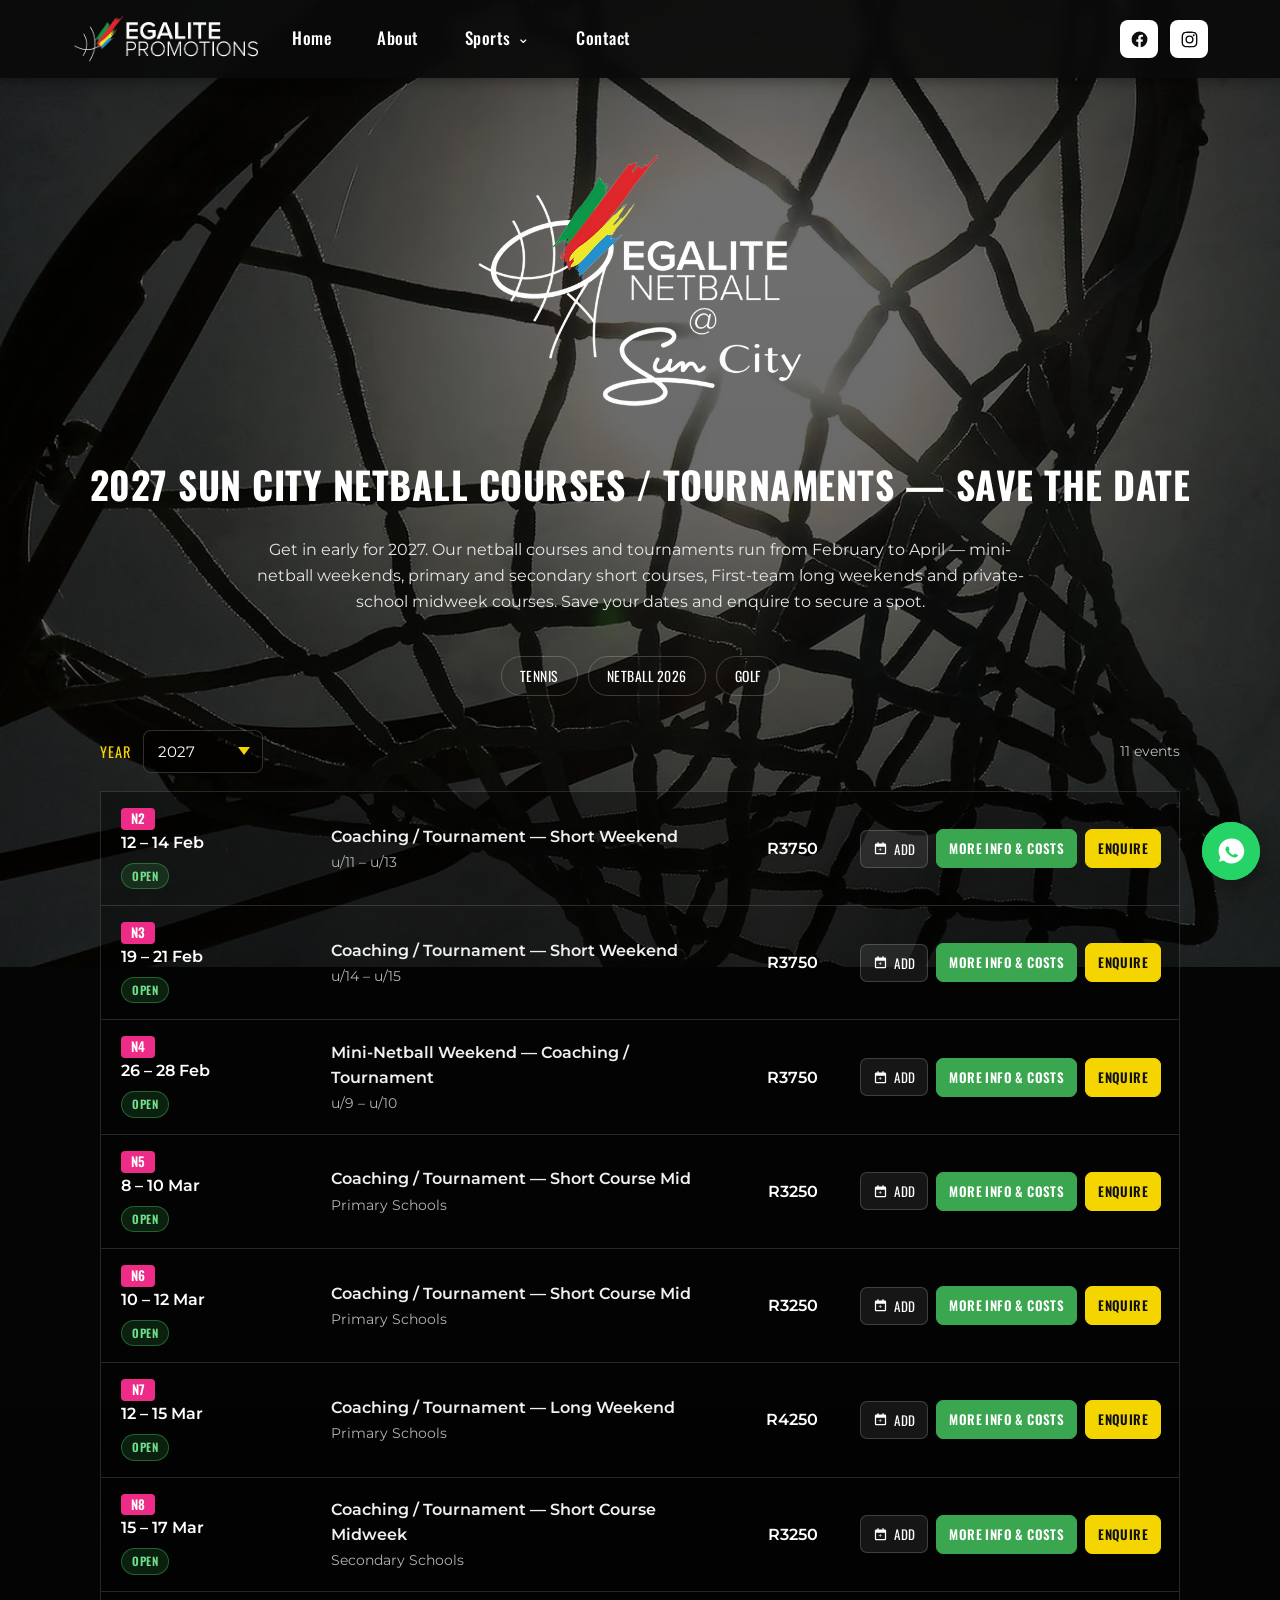
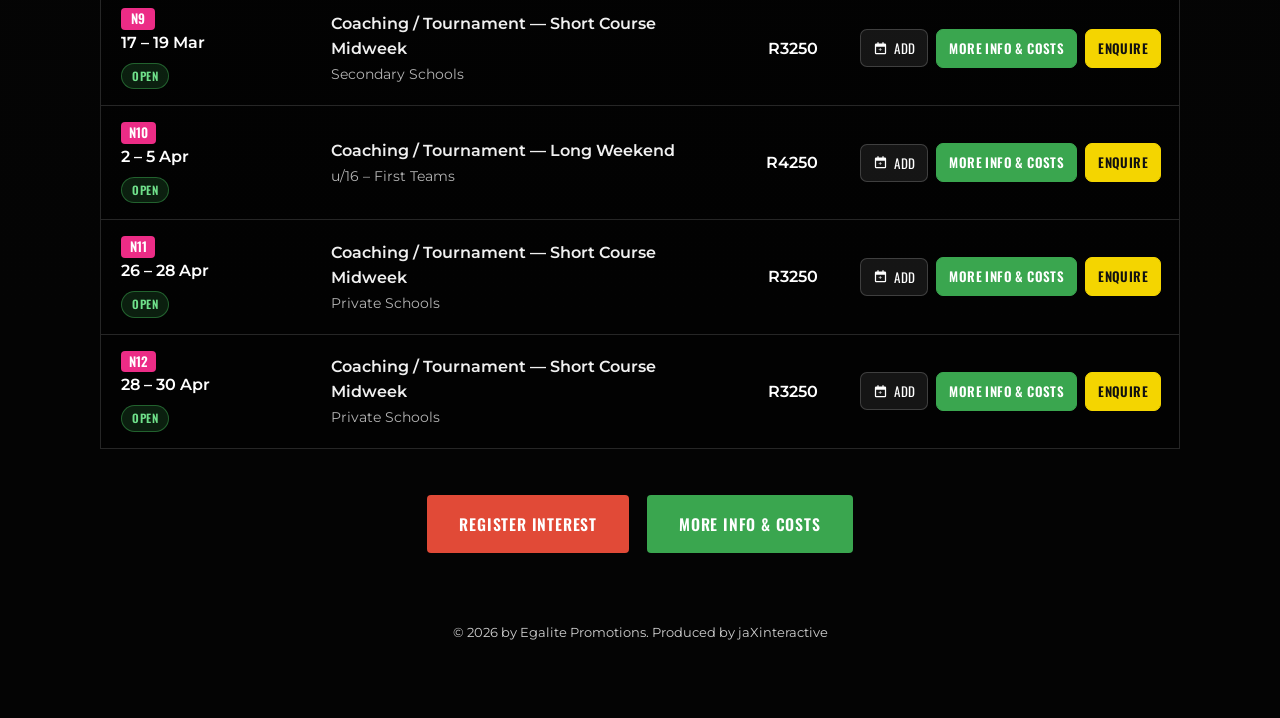
<file: netball-2027.html>
<!DOCTYPE html>
<html lang="en">
<head>
  <!-- Google tag (gtag.js) -->
  <script async src="https://www.googletagmanager.com/gtag/js?id=G-BY451ZYMDQ"></script>
  <script>
    window.dataLayer = window.dataLayer || [];
    function gtag(){dataLayer.push(arguments);}
    gtag('js', new Date());

    gtag('config', 'G-BY451ZYMDQ');
  </script>
  <meta charset="UTF-8" />
  <meta name="viewport" content="width=device-width, initial-scale=1.0" />
  <title>Netball 2027 @ Sun City | Egalite Promotions</title>
  <meta name="description" content="2027 Sun City Netball Courses / Tournaments Calendar – Save the Date. Coaching and tournaments for u/9 to First teams. Filter, add to calendar and enquire online." />
  <meta property="og:title" content="Netball 2027 @ Sun City | Egalite Promotions" />
  <meta property="og:description" content="2027 Sun City Netball Courses / Tournaments – Save the Date." />
  <meta property="og:image" content="assets/Netball-bg.webp" />
  <meta name="twitter:card" content="summary_large_image" />
  <link rel="preconnect" href="https://fonts.googleapis.com" />
  <link rel="preconnect" href="https://fonts.gstatic.com" crossorigin />
  <link href="https://fonts.googleapis.com/css2?family=Oswald:wght@300;400;500;600;700&family=Montserrat:ital,wght@0,300;0,400;0,500;0,600;1,500&display=swap" rel="stylesheet" />
  <link rel="stylesheet" href="css/style.css" />
</head>
<body>

  <a class="skip-link" href="#main">Skip to content</a>

  <header class="site-header solid">
    <div class="container nav">
      <button class="nav-toggle" aria-label="Toggle menu" aria-expanded="false"><span></span><span></span><span></span></button>
      <a class="nav-logo" href="index.html"><img src="assets/Egalite-Promotions-logo-top-nav.png" alt="Egalite Promotions Sport @ Sun City" onerror="this.closest('.nav-logo').style.display='none'" /></a>
      <ul class="nav-menu">
        <li><a href="index.html">Home</a></li>
        <li><a href="index.html#about">About</a></li>
        <li class="has-drop">
          <a href="#">Sports</a>
          <ul class="dropdown">
            <li><a href="tennis.html">Tennis</a></li>
            <li><a href="netball.html" class="active">Netball</a></li>
            <li><a href="golf.html">Golf</a></li>
          </ul>
        </li>
        <li><a href="index.html#contact">Contact</a></li>
      </ul>
      <div class="nav-social">
        <a href="https://www.facebook.com/EgaliteSportatSunCity/" target="_blank" rel="noopener" aria-label="Facebook"><svg viewBox="0 0 24 24"><path d="M22 12a10 10 0 1 0-11.56 9.88v-6.99H7.9V12h2.54V9.8c0-2.5 1.49-3.89 3.77-3.89 1.09 0 2.24.2 2.24.2v2.46h-1.26c-1.24 0-1.63.77-1.63 1.56V12h2.78l-.44 2.89h-2.34v6.99A10 10 0 0 0 22 12z"/></svg></a>
        <a href="https://www.instagram.com/egalitepromotions/" target="_blank" rel="noopener" aria-label="Instagram"><svg viewBox="0 0 24 24"><path d="M12 2c2.72 0 3.06.01 4.12.06 1.07.05 1.8.22 2.43.47.66.25 1.22.6 1.77 1.15.55.55.9 1.11 1.15 1.77.25.63.42 1.36.47 2.43.05 1.07.06 1.41.06 4.12s-.01 3.06-.06 4.12c-.05 1.07-.22 1.8-.47 2.43a4.9 4.9 0 0 1-1.15 1.77c-.55.55-1.11.9-1.77 1.15-.63.25-1.36.42-2.43.47-1.07.05-1.41.06-4.12.06s-3.06-.01-4.12-.06c-1.07-.05-1.8-.22-2.43-.47a4.9 4.9 0 0 1-1.77-1.15 4.9 4.9 0 0 1-1.15-1.77c-.25-.63-.42-1.36-.47-2.43C2.01 15.06 2 14.72 2 12s.01-3.06.06-4.12c.05-1.07.22-1.8.47-2.43.25-.66.6-1.22 1.15-1.77.55-.55 1.11-.9 1.77-1.15.63-.25 1.36-.42 2.43-.47C8.94 2.01 9.28 2 12 2zm0 1.8c-2.67 0-2.99.01-4.04.06-.98.04-1.51.21-1.86.35-.47.18-.8.4-1.15.75-.35.35-.57.68-.75 1.15-.14.35-.31.88-.35 1.86-.05 1.05-.06 1.37-.06 4.04s.01 2.99.06 4.04c.04.98.21 1.51.35 1.86.18.47.4.8.75 1.15.35.35.68.57 1.15.75.35.14.88.31 1.86.35 1.05.05 1.37.06 4.04.06s2.99-.01 4.04-.06c.98-.04 1.51-.21 1.86-.35.47-.18.8-.4 1.15-.75.35-.35.57-.68.75-1.15.14-.35.31-.88.35-1.86.05-1.05.06-1.37.06-4.04s-.01-2.99-.06-4.04c-.04-.98-.21-1.51-.35-1.86a3.1 3.1 0 0 0-.75-1.15 3.1 3.1 0 0 0-1.15-.75c-.35-.14-.88-.31-1.86-.35-1.05-.05-1.37-.06-4.04-.06zm0 3.07a5.13 5.13 0 1 1 0 10.26 5.13 5.13 0 0 1 0-10.26zm0 8.46a3.33 3.33 0 1 0 0-6.66 3.33 3.33 0 0 0 0 6.66zm6.54-8.66a1.2 1.2 0 1 1-2.4 0 1.2 1.2 0 0 1 2.4 0z"/></svg></a>
      </div>
    </div>
  </header>

  <main id="main">
  <section class="sport-hero netball">
    <div class="container inner">
      <img class="sport-logo" src="assets/Egalite-Netball.png" alt="Egalite Netball @ Sun City" />
      <h1 class="sport-title">2027 Sun City Netball Courses / Tournaments — Save the Date</h1>
      <p class="sport-intro">Get in early for 2027. Our netball courses and tournaments run from February to April — mini-netball weekends, primary and secondary short courses, First-team long weekends and private-school midweek courses. Save your dates and enquire to secure a spot.</p>

      <nav class="sport-subnav" aria-label="Sports">
        <a href="tennis.html">Tennis</a>
        <a href="netball.html">Netball 2026</a>
        <a href="golf.html">Golf</a>
      </nav>

      <div class="calendar" data-interactive data-sport="netball">
        <div class="cal-row" data-start="2027-02-12" data-end="2027-02-14" data-type="primary" data-age="junior" data-status="open"><div class="cal-date"><span class="ncode">N2</span>12 – 14 Feb</div><div class="cal-event"><span class="cal-title">Coaching / Tournament — Short Weekend</span><span class="cal-sub">u/11 – u/13</span></div><div class="cal-price">R3750</div></div>
        <div class="cal-row" data-start="2027-02-19" data-end="2027-02-21" data-type="mixed" data-age="intermediate" data-status="open"><div class="cal-date"><span class="ncode">N3</span>19 – 21 Feb</div><div class="cal-event"><span class="cal-title">Coaching / Tournament — Short Weekend</span><span class="cal-sub">u/14 – u/15</span></div><div class="cal-price">R3750</div></div>
        <div class="cal-row" data-start="2027-02-26" data-end="2027-02-28" data-type="primary" data-age="junior" data-status="open"><div class="cal-date"><span class="ncode">N4</span>26 – 28 Feb</div><div class="cal-event"><span class="cal-title">Mini-Netball Weekend — Coaching / Tournament</span><span class="cal-sub">u/9 – u/10</span></div><div class="cal-price">R3750</div></div>
        <div class="cal-row" data-start="2027-03-08" data-end="2027-03-10" data-type="primary" data-age="all" data-status="open"><div class="cal-date"><span class="ncode">N5</span>8 – 10 Mar</div><div class="cal-event"><span class="cal-title">Coaching / Tournament — Short Course Mid</span><span class="cal-sub">Primary Schools</span></div><div class="cal-price">R3250</div></div>
        <div class="cal-row" data-start="2027-03-10" data-end="2027-03-12" data-type="primary" data-age="all" data-status="open"><div class="cal-date"><span class="ncode">N6</span>10 – 12 Mar</div><div class="cal-event"><span class="cal-title">Coaching / Tournament — Short Course Mid</span><span class="cal-sub">Primary Schools</span></div><div class="cal-price">R3250</div></div>
        <div class="cal-row" data-start="2027-03-12" data-end="2027-03-15" data-type="primary" data-age="all" data-status="open"><div class="cal-date"><span class="ncode">N7</span>12 – 15 Mar</div><div class="cal-event"><span class="cal-title">Coaching / Tournament — Long Weekend</span><span class="cal-sub">Primary Schools</span></div><div class="cal-price">R4250</div></div>
        <div class="cal-row" data-start="2027-03-15" data-end="2027-03-17" data-type="high" data-age="all" data-status="open"><div class="cal-date"><span class="ncode">N8</span>15 – 17 Mar</div><div class="cal-event"><span class="cal-title">Coaching / Tournament — Short Course Midweek</span><span class="cal-sub">Secondary Schools</span></div><div class="cal-price">R3250</div></div>
        <div class="cal-row" data-start="2027-03-17" data-end="2027-03-19" data-type="high" data-age="all" data-status="open"><div class="cal-date"><span class="ncode">N9</span>17 – 19 Mar</div><div class="cal-event"><span class="cal-title">Coaching / Tournament — Short Course Midweek</span><span class="cal-sub">Secondary Schools</span></div><div class="cal-price">R3250</div></div>
        <div class="cal-row" data-start="2027-04-02" data-end="2027-04-05" data-type="high" data-age="senior" data-status="open"><div class="cal-date"><span class="ncode">N10</span>2 – 5 Apr</div><div class="cal-event"><span class="cal-title">Coaching / Tournament — Long Weekend</span><span class="cal-sub">u/16 – First Teams</span></div><div class="cal-price">R4250</div></div>
        <div class="cal-row" data-start="2027-04-26" data-end="2027-04-28" data-type="private" data-age="all" data-status="open"><div class="cal-date"><span class="ncode">N11</span>26 – 28 Apr</div><div class="cal-event"><span class="cal-title">Coaching / Tournament — Short Course Midweek</span><span class="cal-sub">Private Schools</span></div><div class="cal-price">R3250</div></div>
        <div class="cal-row" data-start="2027-04-28" data-end="2027-04-30" data-type="private" data-age="all" data-status="open"><div class="cal-date"><span class="ncode">N12</span>28 – 30 Apr</div><div class="cal-event"><span class="cal-title">Coaching / Tournament — Short Course Midweek</span><span class="cal-sub">Private Schools</span></div><div class="cal-price">R3250</div></div>
      </div>

      <div class="sport-cta">
        <button class="btn btn-red" data-register data-sport="netball" data-tournament="2027 Netball – Save the Date">Register Interest</button>
        <button class="btn btn-green" data-register data-sport="netball">More Info &amp; Costs</button>
      </div>

      <div class="sport-foot"><small>© 2026 by Egalite Promotions. Produced by jaXinteractive</small></div>
    </div>
  </section>
  </main>

  <a class="wa-float" href="https://wa.me/27828224117?text=Hi%20Egalite%2C%20I%27d%20like%20to%20enquire%20about%202027%20netball%20at%20Sun%20City." target="_blank" rel="noopener" aria-label="Chat with Egalite on WhatsApp">
    <span class="wa-pulse" aria-hidden="true"></span>
    <svg viewBox="0 0 24 24" aria-hidden="true"><path d="M12 2a10 10 0 0 0-8.6 15l-1 3.6 3.7-1A10 10 0 1 0 12 2zm5.2 14c-.2.6-1.2 1.2-1.7 1.2-.4 0-1 .1-3.2-.9s-3.7-3.3-3.8-3.5c-.1-.2-.9-1.2-.9-2.3s.6-1.6.8-1.9c.2-.2.4-.3.6-.3h.5c.2 0 .4 0 .6.5l.7 1.7c.1.2.1.4 0 .5l-.4.5c-.1.2-.3.3-.1.6.2.3.8 1.3 1.7 2 .8.6 1.4.8 1.7 1 .2 0 .4 0 .5-.1l.6-.7c.2-.2.4-.2.6-.1l1.6.8c.3.1.4.2.5.3.1.2.1.6-.1 1.1z"/></svg>
  </a>

  <script src="js/main.js"></script>
</body>
</html>
</file>
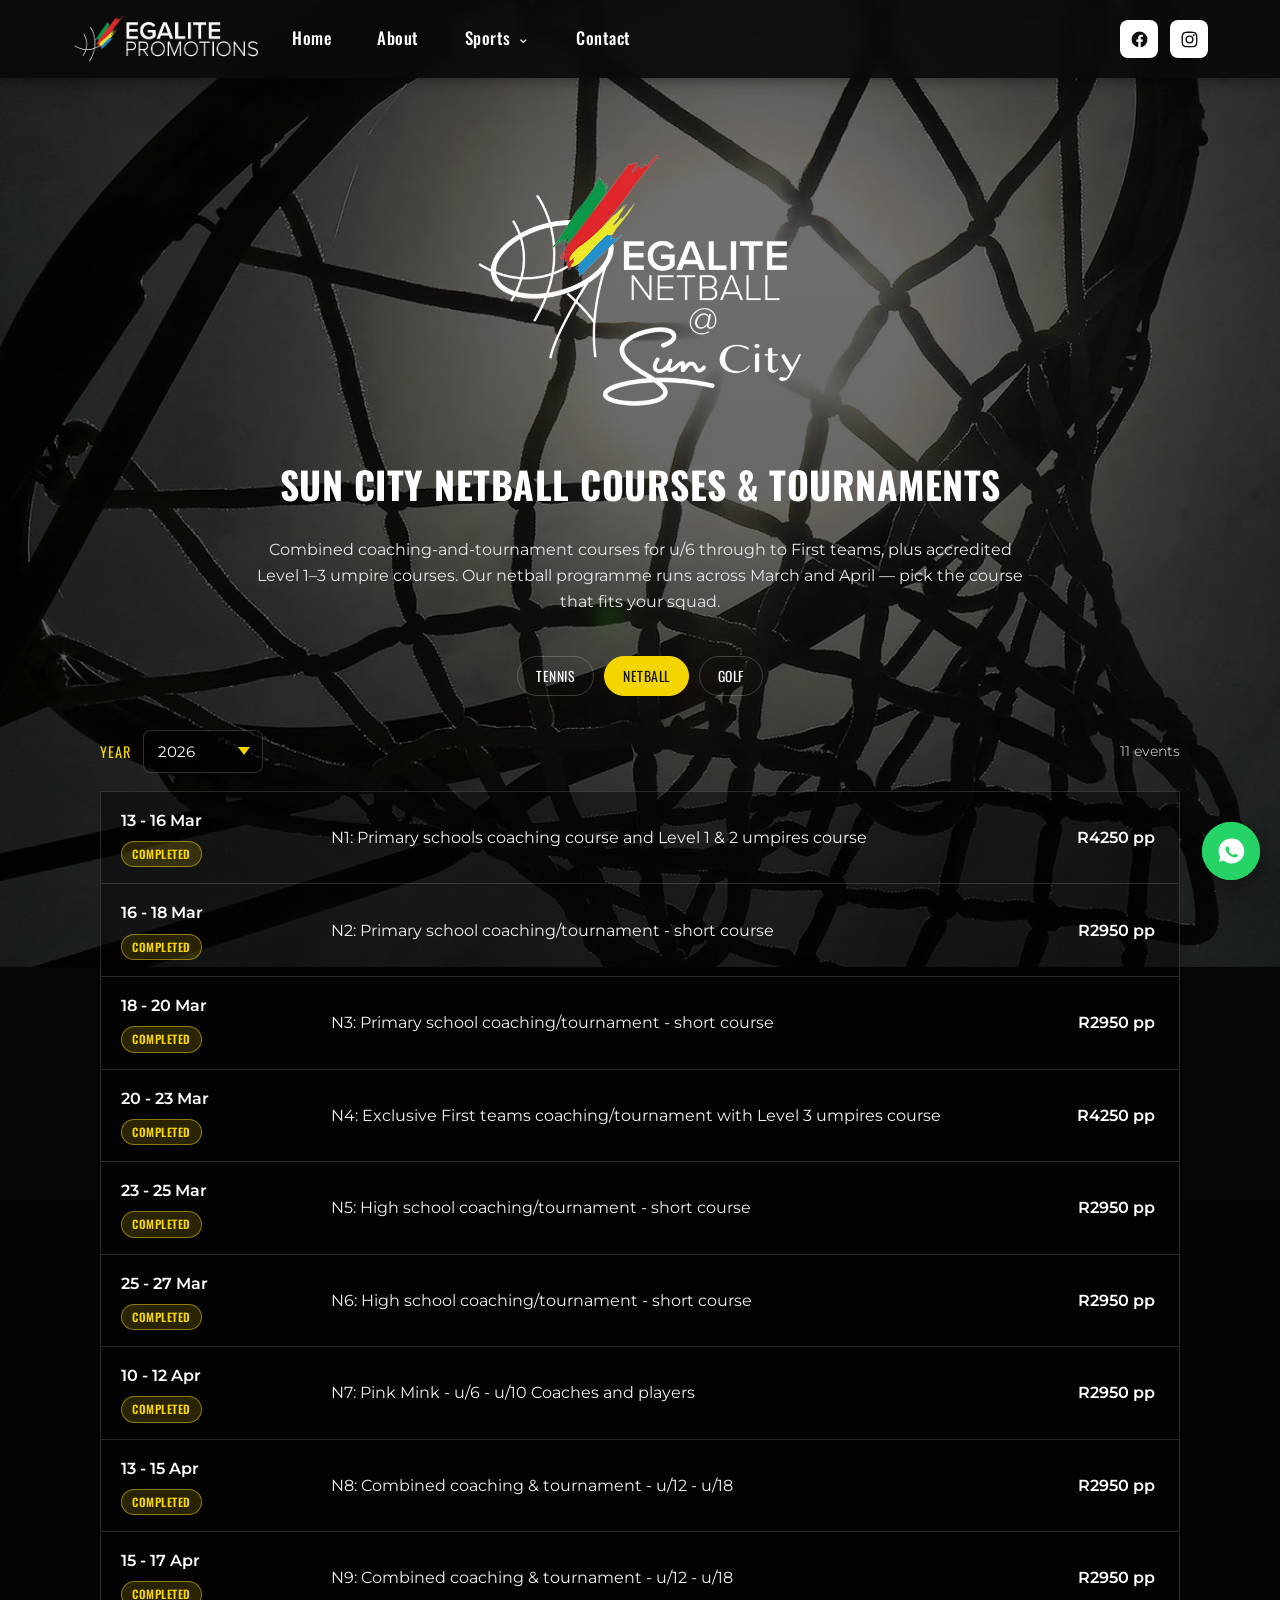
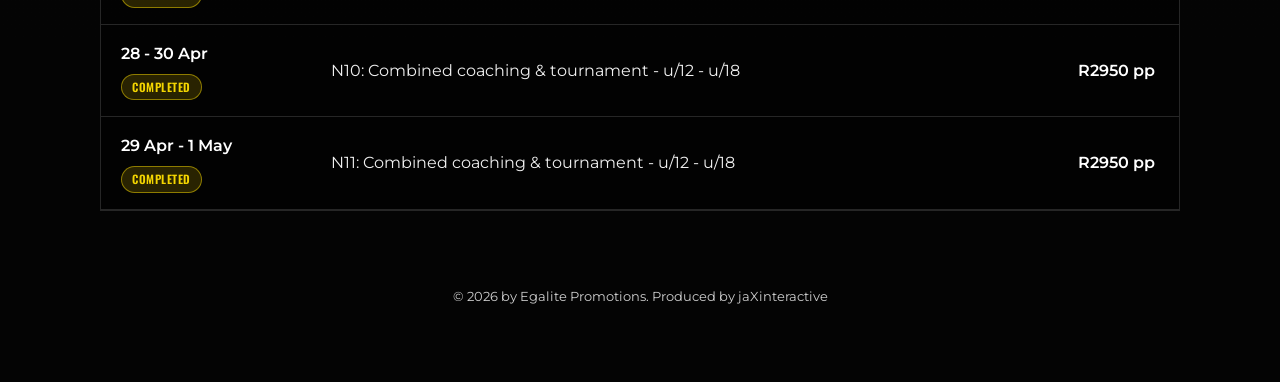
<file: netball.html>
<!DOCTYPE html>
<html lang="en">
<head>
  <!-- Google tag (gtag.js) -->
  <script async src="https://www.googletagmanager.com/gtag/js?id=G-BY451ZYMDQ"></script>
  <script>
    window.dataLayer = window.dataLayer || [];
    function gtag(){dataLayer.push(arguments);}
    gtag('js', new Date());

    gtag('config', 'G-BY451ZYMDQ');
  </script>
  <meta charset="UTF-8" />
  <meta name="viewport" content="width=device-width, initial-scale=1.0" />
  <title>Netball @ Sun City | Egalite Promotions</title>
  <meta name="description" content="2026 Sun City Netball Courses & Tournaments Calendar – coaching courses, tournaments and umpire courses for u/6 to First teams. Filter, add to calendar and enquire online." />
  <meta property="og:title" content="Netball @ Sun City | Egalite Promotions" />
  <meta property="og:description" content="2026 Sun City Netball Courses & Tournaments – full calendar." />
  <meta property="og:image" content="assets/Netball-bg.webp" />
  <meta name="twitter:card" content="summary_large_image" />
  <link rel="preconnect" href="https://fonts.googleapis.com" />
  <link rel="preconnect" href="https://fonts.gstatic.com" crossorigin />
  <link href="https://fonts.googleapis.com/css2?family=Oswald:wght@300;400;500;600;700&family=Montserrat:ital,wght@0,300;0,400;0,500;0,600;1,500&display=swap" rel="stylesheet" />
  <link rel="stylesheet" href="css/style.css" />
</head>
<body>

  <a class="skip-link" href="#main">Skip to content</a>

  <header class="site-header solid">
    <div class="container nav">
      <button class="nav-toggle" aria-label="Toggle menu" aria-expanded="false"><span></span><span></span><span></span></button>
      <a class="nav-logo" href="index.html"><img src="assets/Egalite-Promotions-logo-top-nav.png" alt="Egalite Promotions Sport @ Sun City" onerror="this.closest('.nav-logo').style.display='none'" /></a>
      <ul class="nav-menu">
        <li><a href="index.html">Home</a></li>
        <li><a href="index.html#about">About</a></li>
        <li class="has-drop">
          <a href="#">Sports</a>
          <ul class="dropdown">
            <li><a href="tennis.html">Tennis</a></li>
            <li><a href="netball.html" class="active">Netball</a></li>
            <li><a href="golf.html">Golf</a></li>
          </ul>
        </li>
        <li><a href="index.html#contact">Contact</a></li>
      </ul>
      <div class="nav-social">
        <a href="https://www.facebook.com/EgaliteSportatSunCity/" target="_blank" rel="noopener" aria-label="Facebook"><svg viewBox="0 0 24 24"><path d="M22 12a10 10 0 1 0-11.56 9.88v-6.99H7.9V12h2.54V9.8c0-2.5 1.49-3.89 3.77-3.89 1.09 0 2.24.2 2.24.2v2.46h-1.26c-1.24 0-1.63.77-1.63 1.56V12h2.78l-.44 2.89h-2.34v6.99A10 10 0 0 0 22 12z"/></svg></a>
        <a href="https://www.instagram.com/egalitepromotions/" target="_blank" rel="noopener" aria-label="Instagram"><svg viewBox="0 0 24 24"><path d="M12 2c2.72 0 3.06.01 4.12.06 1.07.05 1.8.22 2.43.47.66.25 1.22.6 1.77 1.15.55.55.9 1.11 1.15 1.77.25.63.42 1.36.47 2.43.05 1.07.06 1.41.06 4.12s-.01 3.06-.06 4.12c-.05 1.07-.22 1.8-.47 2.43a4.9 4.9 0 0 1-1.15 1.77c-.55.55-1.11.9-1.77 1.15-.63.25-1.36.42-2.43.47-1.07.05-1.41.06-4.12.06s-3.06-.01-4.12-.06c-1.07-.05-1.8-.22-2.43-.47a4.9 4.9 0 0 1-1.77-1.15 4.9 4.9 0 0 1-1.15-1.77c-.25-.63-.42-1.36-.47-2.43C2.01 15.06 2 14.72 2 12s.01-3.06.06-4.12c.05-1.07.22-1.8.47-2.43.25-.66.6-1.22 1.15-1.77.55-.55 1.11-.9 1.77-1.15.63-.25 1.36-.42 2.43-.47C8.94 2.01 9.28 2 12 2zm0 1.8c-2.67 0-2.99.01-4.04.06-.98.04-1.51.21-1.86.35-.47.18-.8.4-1.15.75-.35.35-.57.68-.75 1.15-.14.35-.31.88-.35 1.86-.05 1.05-.06 1.37-.06 4.04s.01 2.99.06 4.04c.04.98.21 1.51.35 1.86.18.47.4.8.75 1.15.35.35.68.57 1.15.75.35.14.88.31 1.86.35 1.05.05 1.37.06 4.04.06s2.99-.01 4.04-.06c.98-.04 1.51-.21 1.86-.35.47-.18.8-.4 1.15-.75.35-.35.57-.68.75-1.15.14-.35.31-.88.35-1.86.05-1.05.06-1.37.06-4.04s-.01-2.99-.06-4.04c-.04-.98-.21-1.51-.35-1.86a3.1 3.1 0 0 0-.75-1.15 3.1 3.1 0 0 0-1.15-.75c-.35-.14-.88-.31-1.86-.35-1.05-.05-1.37-.06-4.04-.06zm0 3.07a5.13 5.13 0 1 1 0 10.26 5.13 5.13 0 0 1 0-10.26zm0 8.46a3.33 3.33 0 1 0 0-6.66 3.33 3.33 0 0 0 0 6.66zm6.54-8.66a1.2 1.2 0 1 1-2.4 0 1.2 1.2 0 0 1 2.4 0z"/></svg></a>
      </div>
    </div>
  </header>

  <main id="main">
  <section class="sport-hero netball">
    <div class="container inner">
      <img class="sport-logo" src="assets/Egalite-Netball.png" alt="Egalite Netball @ Sun City" />
      <h1 class="sport-title">Sun City Netball Courses &amp; Tournaments</h1>
      <p class="sport-intro">Combined coaching-and-tournament courses for u/6 through to First teams, plus accredited Level 1–3 umpire courses. Our netball programme runs across March and April — pick the course that fits your squad.</p>

      <nav class="sport-subnav" aria-label="Sports">
        <a href="tennis.html">Tennis</a>
        <a href="netball.html" class="active">Netball</a>
        <a href="golf.html">Golf</a>
      </nav>

      <div class="calendar" data-interactive data-sport="netball">
        <div class="cal-row" data-year="2026" data-start="2026-03-13" data-end="2026-03-16" data-type="primary" data-age="all" data-status="filling"><div class="cal-date">13 - 16 Mar</div><div class="cal-event">N1: Primary schools coaching course and Level 1 &amp; 2 umpires course</div><div class="cal-price">R4250 pp</div></div>
        <div class="cal-row" data-year="2026" data-start="2026-03-16" data-end="2026-03-18" data-type="primary" data-age="all" data-status="open"><div class="cal-date">16 - 18 Mar</div><div class="cal-event">N2: Primary school coaching/tournament - short course</div><div class="cal-price">R2950 pp</div></div>
        <div class="cal-row" data-year="2026" data-start="2026-03-18" data-end="2026-03-20" data-type="primary" data-age="all" data-status="open"><div class="cal-date">18 - 20 Mar</div><div class="cal-event">N3: Primary school coaching/tournament - short course</div><div class="cal-price">R2950 pp</div></div>
        <div class="cal-row" data-year="2026" data-start="2026-03-20" data-end="2026-03-23" data-type="high" data-age="senior" data-status="waitlist"><div class="cal-date">20 - 23 Mar</div><div class="cal-event">N4: Exclusive First teams coaching/tournament with Level 3 umpires course</div><div class="cal-price">R4250 pp</div></div>
        <div class="cal-row" data-year="2026" data-start="2026-03-23" data-end="2026-03-25" data-type="high" data-age="all" data-status="open"><div class="cal-date">23 - 25 Mar</div><div class="cal-event">N5: High school coaching/tournament - short course</div><div class="cal-price">R2950 pp</div></div>
        <div class="cal-row" data-year="2026" data-start="2026-03-25" data-end="2026-03-27" data-type="high" data-age="all" data-status="open"><div class="cal-date">25 - 27 Mar</div><div class="cal-event">N6: High school coaching/tournament - short course</div><div class="cal-price">R2950 pp</div></div>
        <div class="cal-row" data-year="2026" data-start="2026-04-10" data-end="2026-04-12" data-type="primary" data-age="junior" data-status="open"><div class="cal-date">10 - 12 Apr</div><div class="cal-event">N7: Pink Mink - u/6 - u/10 Coaches and players</div><div class="cal-price">R2950 pp</div></div>
        <div class="cal-row" data-year="2026" data-start="2026-04-13" data-end="2026-04-15" data-type="mixed" data-age="all" data-status="open"><div class="cal-date">13 - 15 Apr</div><div class="cal-event">N8: Combined coaching &amp; tournament - u/12 - u/18</div><div class="cal-price">R2950 pp</div></div>
        <div class="cal-row" data-year="2026" data-start="2026-04-15" data-end="2026-04-17" data-type="mixed" data-age="all" data-status="open"><div class="cal-date">15 - 17 Apr</div><div class="cal-event">N9: Combined coaching &amp; tournament - u/12 - u/18</div><div class="cal-price">R2950 pp</div></div>
        <div class="cal-row" data-year="2026" data-start="2026-04-28" data-end="2026-04-30" data-type="mixed" data-age="all" data-status="open"><div class="cal-date">28 - 30 Apr</div><div class="cal-event">N10: Combined coaching &amp; tournament - u/12 - u/18</div><div class="cal-price">R2950 pp</div></div>
        <div class="cal-row" data-year="2026" data-start="2026-04-29" data-end="2026-05-01" data-type="mixed" data-age="all" data-status="open"><div class="cal-date">29 Apr - 1 May</div><div class="cal-event">N11: Combined coaching &amp; tournament - u/12 - u/18</div><div class="cal-price">R2950 pp</div></div>
        <div class="cal-row" data-year="2027" data-start="2027-02-12" data-end="2027-02-14" data-type="primary" data-age="junior" data-status="open"><div class="cal-date"><span class="ncode">N2</span>12 – 14 Feb</div><div class="cal-event"><span class="cal-title">Coaching / Tournament — Short Weekend</span><span class="cal-sub">u/11 – u/13</span></div><div class="cal-price">R3750</div></div>
        <div class="cal-row" data-year="2027" data-start="2027-02-19" data-end="2027-02-21" data-type="mixed" data-age="intermediate" data-status="open"><div class="cal-date"><span class="ncode">N3</span>19 – 21 Feb</div><div class="cal-event"><span class="cal-title">Coaching / Tournament — Short Weekend</span><span class="cal-sub">u/14 – u/15</span></div><div class="cal-price">R3750</div></div>
        <div class="cal-row" data-year="2027" data-start="2027-02-26" data-end="2027-02-28" data-type="primary" data-age="junior" data-status="open"><div class="cal-date"><span class="ncode">N4</span>26 – 28 Feb</div><div class="cal-event"><span class="cal-title">Mini-Netball Weekend — Coaching / Tournament</span><span class="cal-sub">u/9 – u/10</span></div><div class="cal-price">R3750</div></div>
        <div class="cal-row" data-year="2027" data-start="2027-03-08" data-end="2027-03-10" data-type="primary" data-age="all" data-status="open"><div class="cal-date"><span class="ncode">N5</span>8 – 10 Mar</div><div class="cal-event"><span class="cal-title">Coaching / Tournament — Short Course Mid</span><span class="cal-sub">Primary Schools</span></div><div class="cal-price">R3250</div></div>
        <div class="cal-row" data-year="2027" data-start="2027-03-10" data-end="2027-03-12" data-type="primary" data-age="all" data-status="open"><div class="cal-date"><span class="ncode">N6</span>10 – 12 Mar</div><div class="cal-event"><span class="cal-title">Coaching / Tournament — Short Course Mid</span><span class="cal-sub">Primary Schools</span></div><div class="cal-price">R3250</div></div>
        <div class="cal-row" data-year="2027" data-start="2027-03-12" data-end="2027-03-15" data-type="primary" data-age="all" data-status="open"><div class="cal-date"><span class="ncode">N7</span>12 – 15 Mar</div><div class="cal-event"><span class="cal-title">Coaching / Tournament — Long Weekend</span><span class="cal-sub">Primary Schools</span></div><div class="cal-price">R4250</div></div>
        <div class="cal-row" data-year="2027" data-start="2027-03-15" data-end="2027-03-17" data-type="high" data-age="all" data-status="open"><div class="cal-date"><span class="ncode">N8</span>15 – 17 Mar</div><div class="cal-event"><span class="cal-title">Coaching / Tournament — Short Course Midweek</span><span class="cal-sub">Secondary Schools</span></div><div class="cal-price">R3250</div></div>
        <div class="cal-row" data-year="2027" data-start="2027-03-17" data-end="2027-03-19" data-type="high" data-age="all" data-status="open"><div class="cal-date"><span class="ncode">N9</span>17 – 19 Mar</div><div class="cal-event"><span class="cal-title">Coaching / Tournament — Short Course Midweek</span><span class="cal-sub">Secondary Schools</span></div><div class="cal-price">R3250</div></div>
        <div class="cal-row" data-year="2027" data-start="2027-04-02" data-end="2027-04-05" data-type="high" data-age="senior" data-status="open"><div class="cal-date"><span class="ncode">N10</span>2 – 5 Apr</div><div class="cal-event"><span class="cal-title">Coaching / Tournament — Long Weekend</span><span class="cal-sub">u/16 – First Teams</span></div><div class="cal-price">R4250</div></div>
        <div class="cal-row" data-year="2027" data-start="2027-04-26" data-end="2027-04-28" data-type="private" data-age="all" data-status="open"><div class="cal-date"><span class="ncode">N11</span>26 – 28 Apr</div><div class="cal-event"><span class="cal-title">Coaching / Tournament — Short Course Midweek</span><span class="cal-sub">Private Schools</span></div><div class="cal-price">R3250</div></div>
        <div class="cal-row" data-year="2027" data-start="2027-04-28" data-end="2027-04-30" data-type="private" data-age="all" data-status="open"><div class="cal-date"><span class="ncode">N12</span>28 – 30 Apr</div><div class="cal-event"><span class="cal-title">Coaching / Tournament — Short Course Midweek</span><span class="cal-sub">Private Schools</span></div><div class="cal-price">R3250</div></div>
      </div>

      <div class="sport-foot"><small>© 2026 by Egalite Promotions. Produced by jaXinteractive</small></div>
    </div>
  </section>
  </main>

  <a class="wa-float" href="https://wa.me/27828224117?text=Hi%20Egalite%2C%20I%27d%20like%20to%20enquire%20about%20netball%20at%20Sun%20City." target="_blank" rel="noopener" aria-label="Chat with Egalite on WhatsApp">
    <span class="wa-pulse" aria-hidden="true"></span>
    <svg viewBox="0 0 24 24" aria-hidden="true"><path d="M12 2a10 10 0 0 0-8.6 15l-1 3.6 3.7-1A10 10 0 1 0 12 2zm5.2 14c-.2.6-1.2 1.2-1.7 1.2-.4 0-1 .1-3.2-.9s-3.7-3.3-3.8-3.5c-.1-.2-.9-1.2-.9-2.3s.6-1.6.8-1.9c.2-.2.4-.3.6-.3h.5c.2 0 .4 0 .6.5l.7 1.7c.1.2.1.4 0 .5l-.4.5c-.1.2-.3.3-.1.6.2.3.8 1.3 1.7 2 .8.6 1.4.8 1.7 1 .2 0 .4 0 .5-.1l.6-.7c.2-.2.4-.2.6-.1l1.6.8c.3.1.4.2.5.3.1.2.1.6-.1 1.1z"/></svg>
  </a>

  <script type="application/ld+json">
  {
    "@context": "https://schema.org",
    "@type": "ItemList",
    "name": "2026 Sun City Netball Courses & Tournaments",
    "itemListElement": [
      { "@type": "ListItem", "position": 1, "item": { "@type": "SportsEvent", "name": "N1: Primary schools coaching course & Level 1 & 2 umpires course", "sport": "Netball", "startDate": "2026-03-13", "endDate": "2026-03-16", "offers": { "@type": "Offer", "price": "4250", "priceCurrency": "ZAR" }, "location": { "@type": "Place", "name": "Sun City Resort", "address": "Sun City, North West, South Africa" }, "organizer": { "@type": "Organization", "name": "Egalite Promotions", "url": "https://www.egalite.co.za" } } },
      { "@type": "ListItem", "position": 2, "item": { "@type": "SportsEvent", "name": "N4: Exclusive First teams coaching/tournament with Level 3 umpires course", "sport": "Netball", "startDate": "2026-03-20", "endDate": "2026-03-23", "offers": { "@type": "Offer", "price": "4250", "priceCurrency": "ZAR" }, "location": { "@type": "Place", "name": "Sun City Resort", "address": "Sun City, North West, South Africa" }, "organizer": { "@type": "Organization", "name": "Egalite Promotions" } } },
      { "@type": "ListItem", "position": 3, "item": { "@type": "SportsEvent", "name": "N7: Pink Mink u/6 - u/10 Coaches and players", "sport": "Netball", "startDate": "2026-04-10", "endDate": "2026-04-12", "offers": { "@type": "Offer", "price": "2950", "priceCurrency": "ZAR" }, "location": { "@type": "Place", "name": "Sun City Resort", "address": "Sun City, North West, South Africa" }, "organizer": { "@type": "Organization", "name": "Egalite Promotions" } } }
    ]
  }
  </script>

  <script src="js/main.js"></script>
</body>
</html>
</file>
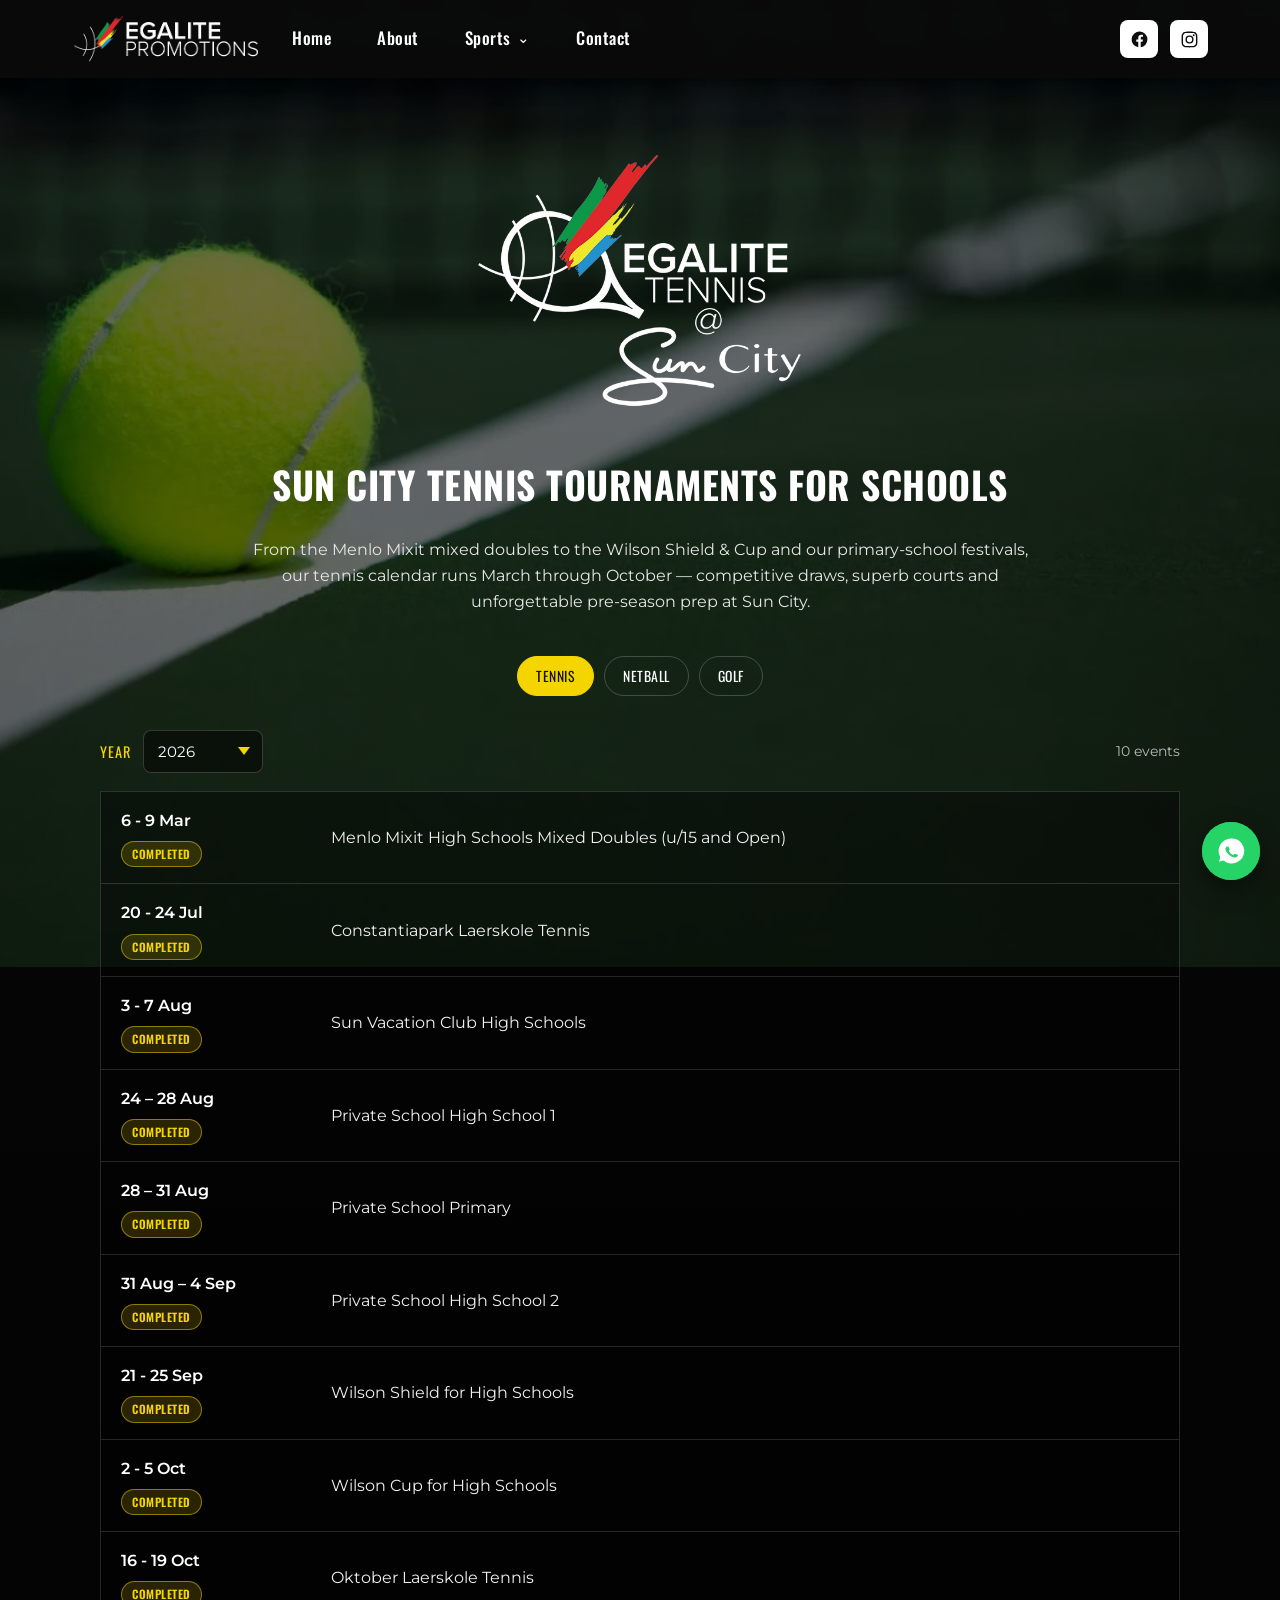
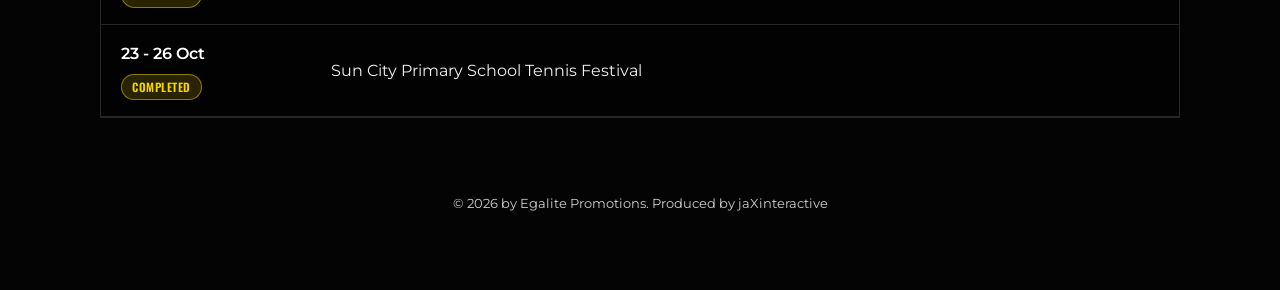
<file: tennis.html>
<!DOCTYPE html>
<html lang="en">
<head>
  <!-- Google tag (gtag.js) -->
  <script async src="https://www.googletagmanager.com/gtag/js?id=G-BY451ZYMDQ"></script>
  <script>
    window.dataLayer = window.dataLayer || [];
    function gtag(){dataLayer.push(arguments);}
    gtag('js', new Date());

    gtag('config', 'G-BY451ZYMDQ');
  </script>
  <meta charset="UTF-8" />
  <meta name="viewport" content="width=device-width, initial-scale=1.0" />
  <title>Tennis @ Sun City | Egalite Promotions</title>
  <meta name="description" content="2026 Sun City Tennis Tournaments for Schools Calendar – festivals, shields and cups for primary and high schools. Filter dates, add to your calendar and enquire online." />
  <meta property="og:title" content="Tennis @ Sun City | Egalite Promotions" />
  <meta property="og:description" content="2026 Sun City Tennis Tournaments for Schools – full calendar." />
  <meta property="og:image" content="assets/Tennis-bg.webp" />
  <meta name="twitter:card" content="summary_large_image" />
  <link rel="preconnect" href="https://fonts.googleapis.com" />
  <link rel="preconnect" href="https://fonts.gstatic.com" crossorigin />
  <link href="https://fonts.googleapis.com/css2?family=Oswald:wght@300;400;500;600;700&family=Montserrat:ital,wght@0,300;0,400;0,500;0,600;1,500&display=swap" rel="stylesheet" />
  <link rel="stylesheet" href="css/style.css" />
</head>
<body>

  <a class="skip-link" href="#main">Skip to content</a>

  <header class="site-header solid">
    <div class="container nav">
      <button class="nav-toggle" aria-label="Toggle menu" aria-expanded="false"><span></span><span></span><span></span></button>
      <a class="nav-logo" href="index.html"><img src="assets/Egalite-Promotions-logo-top-nav.png" alt="Egalite Promotions Sport @ Sun City" onerror="this.closest('.nav-logo').style.display='none'" /></a>
      <ul class="nav-menu">
        <li><a href="index.html">Home</a></li>
        <li><a href="index.html#about">About</a></li>
        <li class="has-drop">
          <a href="#">Sports</a>
          <ul class="dropdown">
            <li><a href="tennis.html" class="active">Tennis</a></li>
            <li><a href="netball.html">Netball</a></li>
            <li><a href="golf.html">Golf</a></li>
          </ul>
        </li>
        <li><a href="index.html#contact">Contact</a></li>
      </ul>
      <div class="nav-social">
        <a href="https://www.facebook.com/EgaliteSportatSunCity/" target="_blank" rel="noopener" aria-label="Facebook"><svg viewBox="0 0 24 24"><path d="M22 12a10 10 0 1 0-11.56 9.88v-6.99H7.9V12h2.54V9.8c0-2.5 1.49-3.89 3.77-3.89 1.09 0 2.24.2 2.24.2v2.46h-1.26c-1.24 0-1.63.77-1.63 1.56V12h2.78l-.44 2.89h-2.34v6.99A10 10 0 0 0 22 12z"/></svg></a>
        <a href="https://www.instagram.com/egalitepromotions/" target="_blank" rel="noopener" aria-label="Instagram"><svg viewBox="0 0 24 24"><path d="M12 2c2.72 0 3.06.01 4.12.06 1.07.05 1.8.22 2.43.47.66.25 1.22.6 1.77 1.15.55.55.9 1.11 1.15 1.77.25.63.42 1.36.47 2.43.05 1.07.06 1.41.06 4.12s-.01 3.06-.06 4.12c-.05 1.07-.22 1.8-.47 2.43a4.9 4.9 0 0 1-1.15 1.77c-.55.55-1.11.9-1.77 1.15-.63.25-1.36.42-2.43.47-1.07.05-1.41.06-4.12.06s-3.06-.01-4.12-.06c-1.07-.05-1.8-.22-2.43-.47a4.9 4.9 0 0 1-1.77-1.15 4.9 4.9 0 0 1-1.15-1.77c-.25-.63-.42-1.36-.47-2.43C2.01 15.06 2 14.72 2 12s.01-3.06.06-4.12c.05-1.07.22-1.8.47-2.43.25-.66.6-1.22 1.15-1.77.55-.55 1.11-.9 1.77-1.15.63-.25 1.36-.42 2.43-.47C8.94 2.01 9.28 2 12 2zm0 1.8c-2.67 0-2.99.01-4.04.06-.98.04-1.51.21-1.86.35-.47.18-.8.4-1.15.75-.35.35-.57.68-.75 1.15-.14.35-.31.88-.35 1.86-.05 1.05-.06 1.37-.06 4.04s.01 2.99.06 4.04c.04.98.21 1.51.35 1.86.18.47.4.8.75 1.15.35.35.68.57 1.15.75.35.14.88.31 1.86.35 1.05.05 1.37.06 4.04.06s2.99-.01 4.04-.06c.98-.04 1.51-.21 1.86-.35.47-.18.8-.4 1.15-.75.35-.35.57-.68.75-1.15.14-.35.31-.88.35-1.86.05-1.05.06-1.37.06-4.04s-.01-2.99-.06-4.04c-.04-.98-.21-1.51-.35-1.86a3.1 3.1 0 0 0-.75-1.15 3.1 3.1 0 0 0-1.15-.75c-.35-.14-.88-.31-1.86-.35-1.05-.05-1.37-.06-4.04-.06zm0 3.07a5.13 5.13 0 1 1 0 10.26 5.13 5.13 0 0 1 0-10.26zm0 8.46a3.33 3.33 0 1 0 0-6.66 3.33 3.33 0 0 0 0 6.66zm6.54-8.66a1.2 1.2 0 1 1-2.4 0 1.2 1.2 0 0 1 2.4 0z"/></svg></a>
      </div>
    </div>
  </header>

  <main id="main">
  <section class="sport-hero tennis">
    <div class="container inner">
      <img class="sport-logo" src="assets/Egalite-Tennis.png" alt="Egalite Tennis @ Sun City" />
      <h1 class="sport-title">Sun City Tennis Tournaments for Schools</h1>
      <p class="sport-intro">From the Menlo Mixit mixed doubles to the Wilson Shield &amp; Cup and our primary-school festivals, our tennis calendar runs March through October — competitive draws, superb courts and unforgettable pre-season prep at Sun City.</p>

      <nav class="sport-subnav" aria-label="Sports">
        <a href="tennis.html" class="active">Tennis</a>
        <a href="netball.html">Netball</a>
        <a href="golf.html">Golf</a>
      </nav>

      <div class="calendar" data-interactive data-sport="tennis">
        <div class="cal-row no-price" data-year="2026" data-start="2026-03-06" data-end="2026-03-09" data-type="high" data-age="senior" data-status="open"><div class="cal-date">6 - 9 Mar</div><div class="cal-event">Menlo Mixit High Schools Mixed Doubles (u/15 and Open)</div></div>
        <div class="cal-row no-price" data-year="2026" data-start="2026-07-20" data-end="2026-07-24" data-type="primary" data-age="all" data-status="open"><div class="cal-date">20 - 24 Jul</div><div class="cal-event">Constantiapark Laerskole Tennis</div></div>
        <div class="cal-row no-price" data-year="2026" data-start="2026-08-03" data-end="2026-08-07" data-type="high" data-age="all" data-status="filling"><div class="cal-date">3 - 7 Aug</div><div class="cal-event">Sun Vacation Club High Schools</div></div>
        <div class="cal-row no-price" data-year="2026" data-start="2026-08-24" data-end="2026-08-28" data-type="high private" data-age="all" data-status="open"><div class="cal-date">24 – 28 Aug</div><div class="cal-event">Private School High School 1</div></div>
        <div class="cal-row no-price" data-year="2026" data-start="2026-08-28" data-end="2026-08-31" data-type="primary private" data-age="all" data-status="open"><div class="cal-date">28 – 31 Aug</div><div class="cal-event">Private School Primary</div></div>
        <div class="cal-row no-price" data-year="2026" data-start="2026-08-31" data-end="2026-09-04" data-type="high private" data-age="all" data-status="open"><div class="cal-date">31 Aug – 4 Sep</div><div class="cal-event">Private School High School 2</div></div>
        <div class="cal-row no-price" data-year="2026" data-start="2026-09-21" data-end="2026-09-25" data-type="high" data-age="all" data-status="filling"><div class="cal-date">21 - 25 Sep</div><div class="cal-event">Wilson Shield for High Schools</div></div>
        <div class="cal-row no-price" data-year="2026" data-start="2026-10-02" data-end="2026-10-05" data-type="high" data-age="all" data-status="open"><div class="cal-date">2 - 5 Oct</div><div class="cal-event">Wilson Cup for High Schools</div></div>
        <div class="cal-row no-price" data-year="2026" data-start="2026-10-16" data-end="2026-10-19" data-type="primary" data-age="all" data-status="open"><div class="cal-date">16 - 19 Oct</div><div class="cal-event">Oktober Laerskole Tennis</div></div>
        <div class="cal-row no-price" data-year="2026" data-start="2026-10-23" data-end="2026-10-26" data-type="primary" data-age="all" data-status="open"><div class="cal-date">23 - 26 Oct</div><div class="cal-event">Sun City Primary School Tennis Festival</div></div>
        <div class="cal-row no-price" data-year="2027" data-start="2027-03-05" data-end="2027-03-08" data-type="high" data-age="senior" data-status="open"><div class="cal-date">5 - 8 Mar</div><div class="cal-event">Menlo Mixit High Schools Mixed Doubles (u/15 and Open)</div></div>
        <div class="cal-row no-price" data-year="2027" data-start="2027-07-16" data-end="2027-07-19" data-type="primary" data-age="all" data-status="open"><div class="cal-date">16 - 19 Jul</div><div class="cal-event">Pietersburg-Oos Platteland Laerskole Tennis</div></div>
        <div class="cal-row no-price" data-year="2027" data-start="2027-07-19" data-end="2027-07-23" data-type="primary" data-age="all" data-status="open"><div class="cal-date">19 - 23 Jul</div><div class="cal-event">Constantiapark Laerskole Tennis</div></div>
        <div class="cal-row no-price" data-year="2027" data-start="2027-08-09" data-end="2027-08-13" data-type="high" data-age="all" data-status="open"><div class="cal-date">9 - 13 Aug</div><div class="cal-event">Sun Vacation Club High Schools</div></div>
        <div class="cal-row no-price" data-year="2027" data-start="2027-09-20" data-end="2027-09-24" data-type="high" data-age="all" data-status="open"><div class="cal-date">20 - 24 Sep</div><div class="cal-event">Wilson Shield for High Schools</div></div>
        <div class="cal-row no-price" data-year="2027" data-start="2027-10-01" data-end="2027-10-04" data-type="high" data-age="all" data-status="open"><div class="cal-date">1 - 4 Oct</div><div class="cal-event">Wilson Cup for High Schools</div></div>
        <div class="cal-row no-price" data-year="2027" data-start="2027-10-15" data-end="2027-10-18" data-type="primary" data-age="all" data-status="open"><div class="cal-date">15 - 18 Oct</div><div class="cal-event">Oktober Laerskole Tennis</div></div>
        <div class="cal-row no-price" data-year="2027" data-start="2027-10-22" data-end="2027-10-25" data-type="primary" data-age="all" data-status="open"><div class="cal-date">22 - 25 Oct</div><div class="cal-event">Sun City Tennis Festival</div></div>
      </div>

      <div class="sport-foot"><small>© 2026 by Egalite Promotions. Produced by jaXinteractive</small></div>
    </div>
  </section>
  </main>

  <!-- Floating WhatsApp -->
  <a class="wa-float" href="https://wa.me/27828805782?text=Hi%20Egalite%2C%20I%27d%20like%20to%20enquire%20about%20tennis%20at%20Sun%20City." target="_blank" rel="noopener" aria-label="Chat with Egalite on WhatsApp">
    <span class="wa-pulse" aria-hidden="true"></span>
    <svg viewBox="0 0 24 24" aria-hidden="true"><path d="M12 2a10 10 0 0 0-8.6 15l-1 3.6 3.7-1A10 10 0 1 0 12 2zm5.2 14c-.2.6-1.2 1.2-1.7 1.2-.4 0-1 .1-3.2-.9s-3.7-3.3-3.8-3.5c-.1-.2-.9-1.2-.9-2.3s.6-1.6.8-1.9c.2-.2.4-.3.6-.3h.5c.2 0 .4 0 .6.5l.7 1.7c.1.2.1.4 0 .5l-.4.5c-.1.2-.3.3-.1.6.2.3.8 1.3 1.7 2 .8.6 1.4.8 1.7 1 .2 0 .4 0 .5-.1l.6-.7c.2-.2.4-.2.6-.1l1.6.8c.3.1.4.2.5.3.1.2.1.6-.1 1.1z"/></svg>
  </a>

  <!-- Structured data: tennis tournaments -->
  <script type="application/ld+json">
  {
    "@context": "https://schema.org",
    "@type": "ItemList",
    "name": "2026 Sun City Tennis Tournaments for Schools",
    "itemListElement": [
      { "@type": "ListItem", "position": 1, "item": { "@type": "SportsEvent", "name": "Menlo Mixit High Schools Mixed Doubles", "sport": "Tennis", "startDate": "2026-03-06", "endDate": "2026-03-09", "eventAttendanceMode": "https://schema.org/OfflineEventAttendanceMode", "location": { "@type": "Place", "name": "Sun City Resort", "address": "Sun City, North West, South Africa" }, "organizer": { "@type": "Organization", "name": "Egalite Promotions", "url": "https://www.egalite.co.za" } } },
      { "@type": "ListItem", "position": 2, "item": { "@type": "SportsEvent", "name": "Wilson Shield for High Schools", "sport": "Tennis", "startDate": "2026-09-21", "endDate": "2026-09-25", "location": { "@type": "Place", "name": "Sun City Resort", "address": "Sun City, North West, South Africa" }, "organizer": { "@type": "Organization", "name": "Egalite Promotions" } } },
      { "@type": "ListItem", "position": 3, "item": { "@type": "SportsEvent", "name": "Wilson Cup for High Schools", "sport": "Tennis", "startDate": "2026-10-02", "endDate": "2026-10-05", "location": { "@type": "Place", "name": "Sun City Resort", "address": "Sun City, North West, South Africa" }, "organizer": { "@type": "Organization", "name": "Egalite Promotions" } } }
    ]
  }
  </script>

  <script src="js/main.js"></script>
</body>
</html>
</file>
<file: css/style.css>
/* ============================================================
   Egalite Promotions – Sport @ Sun City
   Static reproduction stylesheet
   ============================================================ */

:root {
  --red:    #e14a37;
  --green:  #3aa64f;
  --blue:   #2b9fd8;
  --yellow: #f4d500;
  --olive:  #7d7220;
  --dark:   #0d0d0d;
  --dark-2: #161616;
  --dark-3: #1f1f1f;
  --grey:   #b9b9b9;
  --white:  #ffffff;
  --maxw:   1180px;
  --head:   'Oswald', 'Arial Narrow', sans-serif;
  --body:   'Montserrat', 'Helvetica Neue', Arial, sans-serif;
}

* { margin: 0; padding: 0; box-sizing: border-box; }

html { scroll-behavior: smooth; }

body {
  font-family: var(--body);
  color: var(--white);
  background: var(--dark);
  line-height: 1.6;
  overflow-x: hidden;
}

img { max-width: 100%; display: block; }

a { color: inherit; text-decoration: none; }

.container {
  width: 100%;
  max-width: var(--maxw);
  margin: 0 auto;
  padding: 0 22px;
}

/* ============================================================
   Header / Navigation
   ============================================================ */
.site-header {
  position: absolute;
  top: 0; left: 0; right: 0;
  z-index: 50;
  background: transparent;
}
.site-header.solid,
.site-header.scrolled {
  position: fixed;
  background: rgba(10,10,10,.92);
  backdrop-filter: blur(6px);
  box-shadow: 0 2px 14px rgba(0,0,0,.4);
  animation: dropIn .3s ease;
}
@keyframes dropIn { from { transform: translateY(-100%);} to { transform: translateY(0);} }

.nav {
  display: flex;
  align-items: center;
  gap: 34px;
  min-height: 78px;
}

/* Brand logo – sits to the left of the navigation */
.nav-logo {
  display: flex;
  align-items: center;
  flex-shrink: 0;
}
.nav-logo img {
  height: 46px;
  width: auto;
  display: block;
}

.nav-menu {
  display: flex;
  align-items: center;
  gap: 46px;
  list-style: none;
}
.nav-menu a {
  font-family: var(--head);
  font-weight: 500;
  font-size: 1.05rem;
  letter-spacing: .5px;
  color: #fff;
  transition: color .2s;
  position: relative;
}
.nav-menu a:hover,
.nav-menu a.active { color: var(--yellow); }

/* dropdown */
.has-drop { position: relative; }
.has-drop > a::after {
  content: '⌄';
  font-size: .9em;
  margin-left: 6px;
  position: relative;
  top: -2px;
}
.dropdown {
  position: absolute;
  top: 130%;
  left: 50%;
  transform: translateX(-50%) translateY(8px);
  background: rgba(15,15,15,.97);
  min-width: 170px;
  padding: 8px 0;
  border-radius: 6px;
  box-shadow: 0 12px 30px rgba(0,0,0,.5);
  opacity: 0;
  visibility: hidden;
  transition: all .22s ease;
  list-style: none;
}
.has-drop:hover .dropdown { opacity: 1; visibility: visible; transform: translateX(-50%) translateY(0); }
.dropdown li a {
  display: block;
  padding: 9px 22px;
  font-size: .98rem;
}
.dropdown li a:hover { background: rgba(255,255,255,.07); color: var(--yellow); }

/* social icons */
.nav-social { display: flex; align-items: center; gap: 12px; margin-left: auto; }
.nav-social a {
  width: 38px; height: 38px;
  border-radius: 8px;
  background: #fff;
  color: #0d0d0d;
  display: grid;
  place-items: center;
  transition: transform .2s, background .2s;
}
.nav-social a:hover { transform: translateY(-2px); }
.nav-social svg { width: 19px; height: 19px; fill: currentColor; }

/* hamburger */
.nav-toggle {
  display: none;
  background: none;
  border: 0;
  cursor: pointer;
  width: 34px; height: 30px;
  position: relative;
}
.nav-toggle span {
  position: absolute;
  left: 0; right: 0;
  height: 3px;
  background: #fff;
  border-radius: 2px;
  transition: .3s;
}
.nav-toggle span:nth-child(1){ top: 4px; }
.nav-toggle span:nth-child(2){ top: 13px; }
.nav-toggle span:nth-child(3){ top: 22px; }
.nav-toggle.open span:nth-child(1){ top: 13px; transform: rotate(45deg); }
.nav-toggle.open span:nth-child(2){ opacity: 0; }
.nav-toggle.open span:nth-child(3){ top: 13px; transform: rotate(-45deg); }

/* ============================================================
   Buttons
   ============================================================ */
.btn {
  display: inline-block;
  font-family: var(--head);
  font-weight: 600;
  letter-spacing: .8px;
  text-transform: uppercase;
  padding: 15px 30px;
  border-radius: 4px;
  font-size: .98rem;
  transition: transform .18s, filter .18s, box-shadow .18s, background .18s, color .18s;
  cursor: pointer;
  border: 2px solid transparent;
  text-align: center;
}
.btn:hover { transform: translateY(-2px); filter: brightness(1.07); box-shadow: 0 8px 20px rgba(0,0,0,.35); }
.btn-red    { background: var(--red);    color: #fff; }
.btn-green  { background: var(--green);  color: #fff; }
.btn-blue   { background: var(--blue);   color: #fff; }
.btn-yellow { background: var(--yellow); color: #111; }
.btn-olive  { background: var(--olive);  color: #fff; }
.btn-dark   { background: #000; color: #fff; border-color: rgba(255,255,255,.35); }
/* Outlined variant – transparent fill, yellow border + text (hero dates) */
.btn-outline {
  background: transparent;
  color: var(--yellow);
  border-color: var(--yellow);
}
.btn-outline:hover { background: var(--yellow); color: #111; filter: none; }

/* ============================================================
   Scroll entrance reveals (mimics Breakdance GSAP entrances)
   ============================================================ */
.reveal {
  opacity: 0;
  will-change: transform, opacity;
  transition: opacity .9s ease, transform .9s cubic-bezier(.22,.61,.36,1);
}
.reveal-left { transform: translateX(60px); }   /* slideLeft: enters from the right */
.reveal-up   { transform: translateY(48px); }   /* slideUp: rises into place */
.reveal.in   { opacity: 1; transform: none; }
.reveal--d1  { transition-delay: .15s; }
@media (prefers-reduced-motion: reduce) {
  .reveal { opacity: 1; transform: none; transition: none; }
}

/* ============================================================
   Home – Hero
   ============================================================ */
.hero-home {
  position: relative;
  min-height: 640px;
  display: flex;
  align-items: center;
  justify-content: center;
  text-align: center;
  padding: 130px 0 70px;
  background: url('../assets/sun-city-bg-stripe.jpg') center/cover no-repeat;
  background-attachment: fixed;
}
.hero-home::before {
  content: '';
  position: absolute; inset: 0;
  background: linear-gradient(180deg, rgba(0,0,0,.45), rgba(0,0,0,.25) 45%, rgba(0,0,0,.55));
}
.hero-home .inner { position: relative; z-index: 2; width: 100%; }
.hero-logo { width: 100%; max-width: 560px; height: auto; margin: 0 auto 24px; }
.hero-btns {
  display: flex;
  flex-wrap: wrap;
  gap: 16px;
  justify-content: center;
}

/* ============================================================
   Quote band
   ============================================================ */
.quote {
  background: var(--green);
  text-align: center;
  padding: 58px 20px;
}
.quote p {
  font-family: var(--head);
  font-style: italic;
  font-weight: 600;
  font-size: clamp(1.6rem, 4vw, 2.6rem);
  letter-spacing: .5px;
}
.quote span {
  display: block;
  margin-top: 18px;
  font-family: var(--body);
  font-style: normal;
  font-weight: 400;
  font-size: 1rem;
  opacity: .9;
}

/* ============================================================
   About
   ============================================================ */
.about { background: var(--dark); }
.about .grid {
  display: grid;
  grid-template-columns: 1fr 1fr;
  align-items: stretch;
}
.about-img {
  min-height: 460px;
  background: center/cover no-repeat;
}
.about-text {
  padding: 70px 60px;
  display: flex;
  flex-direction: column;
  justify-content: center;
}
.about-text h2 {
  font-family: var(--head);
  font-weight: 700;
  font-size: 2.5rem;
  line-height: 1.05;
  text-transform: uppercase;
  margin-bottom: 26px;
}
.about-text p { color: var(--grey); margin-bottom: 18px; max-width: 460px; }

/* ============================================================
   Choose a sport
   ============================================================ */
.choose {
  position: relative;
  padding: 90px 0 100px;
  background: url('../assets/Choose-a-Sport-at-Sun-City-scaled.jpg') center/cover no-repeat;
  background-attachment: fixed;
  text-align: center;
}
.choose::before { content:''; position:absolute; inset:0; background: rgba(0,0,0,.5); }
.choose .inner { position: relative; z-index: 2; }
.choose h2 {
  font-family: var(--head);
  font-weight: 700;
  font-size: clamp(2rem, 5vw, 3rem);
  text-transform: uppercase;
  line-height: 1.05;
  margin-bottom: 55px;
  text-shadow: 0 2px 12px rgba(0,0,0,.6);
}
.sport-cards {
  display: grid;
  grid-template-columns: repeat(3, 1fr);
  gap: 34px;
  max-width: 960px;
  margin: 0 auto;
}
.sport-card {
  display: flex;
  flex-direction: column;
  align-items: center;
  gap: 26px;
}
.sport-card .logo-wrap {
  height: 150px;
  display: flex;
  align-items: center;
  justify-content: center;
}
.sport-card img { max-height: 150px; width: auto; filter: drop-shadow(0 4px 10px rgba(0,0,0,.5)); }
.sport-card .btn { min-width: 190px; }

/* ============================================================
   Contact / Footer
   ============================================================ */
.contact {
  background: var(--dark-3);
  padding: 66px 0 40px;
}
.contact h2 {
  font-family: var(--head);
  font-weight: 700;
  font-size: 2rem;
  text-transform: uppercase;
  margin-bottom: 4px;
}
.contact .lead {
  font-family: var(--head);
  letter-spacing: .5px;
  color: #eee;
  margin-bottom: 40px;
}
.contact-cols {
  display: grid;
  grid-template-columns: repeat(3, 1fr);
  gap: 34px;
  margin-bottom: 48px;
}
.contact-col h3 {
  font-family: var(--head);
  font-weight: 600;
  font-size: 1.05rem;
  margin-bottom: 6px;
}
.contact-col h3 span { font-weight: 300; color: var(--grey); }
.contact-col p { color: #ddd; font-size: .95rem; margin-bottom: 2px; }
.contact-col a { color: var(--blue); font-size: .95rem; word-break: break-word; }
.contact-col a:hover { color: var(--yellow); }

.foot-bar {
  display: flex;
  align-items: center;
  justify-content: space-between;
  gap: 18px;
  border-top: 1px solid rgba(255,255,255,.08);
  padding-top: 24px;
  flex-wrap: wrap;
}
.foot-bar small { color: #9a9a9a; font-size: .8rem; }
.foot-suncity { height: 40px; width: auto; opacity: .9; margin-right: 76px; }
.foot-social { display: flex; gap: 10px; }
.foot-social a {
  width: 34px; height: 34px;
  border-radius: 7px;
  background: #fff; color: #111;
  display: grid; place-items: center;
}
.foot-social svg { width: 17px; height: 17px; fill: currentColor; }

/* ============================================================
   Sport pages – Hero + calendar
   ============================================================ */
.sport-hero {
  position: relative;
  padding: 150px 0 70px;
  background: center/cover no-repeat;
  background-attachment: fixed;
  color: #fff;
}
.sport-hero::before {
  content: '';
  position: absolute; inset: 0;
  background: linear-gradient(180deg, rgba(0,0,0,.55), rgba(0,0,0,.72));
}
.sport-hero.tennis  { background-image: url('../assets/Tennis-bg.webp'); }
.sport-hero.netball { background-image: url('../assets/Netball-bg.webp'); }
.sport-hero.golf    { background-image: url('../assets/Golg-bg.webp'); }
.sport-hero .inner { position: relative; z-index: 2; }

.sport-logo {
  width: 100%;
  max-width: 340px;
  height: auto;
  margin: 0 auto 40px;
}
.sport-title {
  font-family: var(--head);
  font-weight: 700;
  font-size: clamp(1.5rem, 3.4vw, 2.35rem);
  text-transform: uppercase;
  text-align: center;
  letter-spacing: .5px;
  margin-bottom: 22px;
}
.sport-intro {
  max-width: 780px;
  margin: 0 auto 42px;
  text-align: center;
  color: #e6e6e6;
  font-size: 1.02rem;
}

/* calendar table */
.calendar {
  max-width: 1080px;
  margin: 0 auto 46px;
  border: 1px solid rgba(255,255,255,.14);
  background: rgba(0,0,0,.4);
}
.cal-row {
  display: grid;
  grid-template-columns: 190px 1fr auto;
  align-items: center;
  border-bottom: 1px solid rgba(255,255,255,.14);
}
.calendar .cal-row:last-child { border-bottom: 0; }
.cal-row.no-price { grid-template-columns: 220px 1fr; }
.cal-date {
  padding: 16px 20px;
  font-weight: 600;
  font-size: .98rem;
}
.cal-event {
  padding: 16px 20px;
  color: #f0f0f0;
  font-size: .98rem;
}
.cal-price {
  padding: 16px 24px;
  font-weight: 600;
  white-space: nowrap;
  text-align: right;
  font-size: .98rem;
}

/* Code badge (e.g. N2) + event subtitle – used on the Save-the-Date calendars */
.ncode {
  display: inline-block;
  min-width: 34px;
  margin-right: 12px;
  padding: 3px 8px;
  background: #ec2c86;
  color: #fff;
  font-family: var(--head);
  font-weight: 600;
  font-size: .82rem;
  line-height: 1.2;
  text-align: center;
  border-radius: 4px;
  vertical-align: middle;
}
.cal-event .cal-title { font-weight: 600; }
.cal-sub {
  display: block;
  margin-top: 3px;
  color: #b3b3b3;
  font-size: .85rem;
}

.sport-cta {
  display: flex;
  gap: 18px;
  justify-content: center;
  flex-wrap: wrap;
  margin-bottom: 40px;
}
.sport-foot {
  text-align: center;
  padding: 26px 0 4px;
}
.sport-foot small { color: #cfcfcf; font-size: .82rem; }

/* ============================================================
   Responsive
   ============================================================ */
@media (max-width: 900px) {
  .about .grid { grid-template-columns: 1fr; }
  .about-img { min-height: 320px; }
  .about-text { padding: 50px 26px; }
  .sport-cards { grid-template-columns: 1fr; max-width: 340px; gap: 46px; }
  .contact-cols { grid-template-columns: 1fr; gap: 26px; }
  /* background-attachment:fixed is janky / unsupported on most mobile
     browsers (esp. iOS Safari) — fall back to normal scroll */
  .hero-home,
  .choose,
  .sport-hero { background-attachment: scroll; }
}

@media (max-width: 780px) {
  .nav-toggle { display: block; z-index: 60; }
  .nav-social { display: none; }
  .nav { gap: 16px; }
  .nav-logo img { height: 38px; }
  .nav-menu {
    position: fixed;
    top: 0; right: -100%;
    height: 100vh;
    width: 74%;
    max-width: 320px;
    background: rgba(12,12,12,.98);
    flex-direction: column;
    align-items: flex-start;
    gap: 6px;
    padding: 96px 30px 40px;
    transition: right .32s ease;
    overflow-y: auto;
  }
  .nav-menu.open { right: 0; box-shadow: -10px 0 40px rgba(0,0,0,.6); }
  .nav-menu > li { width: 100%; }
  .nav-menu a { display: block; padding: 12px 0; font-size: 1.2rem; }
  .has-drop > a::after { float: right; }
  .dropdown {
    position: static;
    transform: none;
    opacity: 1;
    visibility: visible;
    box-shadow: none;
    background: transparent;
    padding: 0 0 6px 16px;
    display: none;
  }
  .has-drop.open .dropdown { display: block; }
  .has-drop:hover .dropdown { transform: none; }
  .cal-row,
  .cal-row.no-price { grid-template-columns: 1fr; }
  .cal-date { padding-bottom: 2px; color: var(--yellow); }
  .cal-event { padding-top: 4px; }
  .cal-price { text-align: left; padding-top: 0; color: var(--green); }
  .hero-home { min-height: 540px; }
}

@media (max-width: 420px) {
  .btn { padding: 13px 22px; font-size: .9rem; }
  .about-text h2 { font-size: 2rem; }
}

/* ============================================================
   PROTOTYPE ADDITIONS — modern UI/UX layer
   ============================================================ */

/* Global focus visibility (accessibility) */
:focus-visible {
  outline: 3px solid var(--yellow);
  outline-offset: 3px;
  border-radius: 3px;
}
a:focus-visible, button:focus-visible { outline-offset: 4px; }

.modal-open { overflow: hidden; }

/* Skip link */
.skip-link {
  position: absolute; left: 12px; top: -60px;
  z-index: 200; background: var(--yellow); color: #111;
  padding: 10px 18px; border-radius: 6px; font-family: var(--head); font-weight: 600;
  transition: top .2s;
}
.skip-link:focus { top: 12px; }

/* ---------- Hero: headline + subhead + trust stats ---------- */
.hero-home .hero-tag {
  display: inline-block;
  font-family: var(--head); letter-spacing: 2px; text-transform: uppercase;
  font-size: .82rem; font-weight: 500; color: var(--yellow);
  background: rgba(0,0,0,.35); border: 1px solid rgba(244,213,0,.5);
  padding: 7px 16px; border-radius: 40px; margin-bottom: 22px;
  backdrop-filter: blur(3px);
}
.hero-home h1 {
  font-family: var(--head); font-weight: 700; text-transform: uppercase;
  font-size: clamp(2.1rem, 5.4vw, 3.9rem); line-height: 1.02;
  margin: 0 auto 16px; max-width: 92%;
  text-shadow: 0 3px 22px rgba(0,0,0,.55);
}
@media (max-width: 780px) { .hero-home h1 { max-width: 100%; } }
.hero-home h1 .hl { color: var(--yellow); }
.hero-home .hero-sub {
  max-width: 860px; margin: 0 auto 34px; font-size: 1.1rem; color: #eaeaea;
  text-shadow: 0 2px 12px rgba(0,0,0,.6);
}
@media (max-width: 780px) { .hero-home .hero-sub { max-width: 100%; } }
.hero-btns .btn svg { width: 18px; height: 18px; fill: currentColor; vertical-align: -3px; margin-right: 8px; }

/* Trust stats band */
.stats {
  background: linear-gradient(180deg, var(--dark-2), var(--dark));
  padding: 40px 0; border-bottom: 1px solid rgba(255,255,255,.06);
}
.stats .grid {
  display: grid; grid-template-columns: repeat(4, 1fr); gap: 20px;
  max-width: var(--maxw); margin: 0 auto; padding: 0 22px; text-align: center;
}
.stat { padding: 8px 6px; }
.stat-num {
  font-family: var(--head); font-weight: 700; color: var(--yellow);
  font-size: clamp(2rem, 5vw, 3rem); line-height: 1; display: block;
}
.stat-label { display: block; margin-top: 8px; color: var(--grey); font-size: .9rem; letter-spacing: .3px; }
@media (max-width: 700px) { .stats .grid { grid-template-columns: repeat(2, 1fr); gap: 26px; } }

/* Reveal helper for scale-in */
.reveal-scale { transform: scale(.94); }

/* ---------- Section headings ---------- */
.section-head { text-align: center; max-width: 720px; margin: 0 auto 44px; }
.section-head .eyebrow {
  font-family: var(--head); letter-spacing: 2px; text-transform: uppercase;
  color: var(--yellow); font-size: .82rem; font-weight: 600;
}
.section-head h2 {
  font-family: var(--head); font-weight: 700; text-transform: uppercase;
  font-size: clamp(1.8rem, 4vw, 2.6rem); line-height: 1.05; margin: 8px 0 12px;
}
.section-head p { color: var(--grey); }

/* ---------- Richer sport cards ---------- */
.sport-card {
  position: relative; overflow: hidden; border-radius: 14px;
  background: rgba(20,20,20,.72); border: 1px solid rgba(255,255,255,.08);
  padding: 30px 24px 26px; gap: 18px;
  transition: transform .25s ease, box-shadow .25s ease, border-color .25s ease;
  backdrop-filter: blur(4px);
}
.sport-card::after {
  content: ''; position: absolute; left: 0; right: 0; bottom: 0; height: 5px;
  background: var(--accent, var(--yellow)); transform: scaleX(0); transform-origin: left;
  transition: transform .3s ease;
}
.sport-card:hover { transform: translateY(-6px); box-shadow: 0 18px 40px rgba(0,0,0,.45); border-color: rgba(255,255,255,.18); }
.sport-card:hover::after { transform: scaleX(1); }
.sport-card .logo-wrap { height: 130px; }
.sport-card img { max-height: 130px; }
.sport-card .card-hook { color: var(--grey); font-size: .92rem; min-height: 2.6em; }
.sport-card .card-next {
  font-family: var(--head); font-size: .82rem; letter-spacing: .5px; text-transform: uppercase;
  color: #fff; background: rgba(255,255,255,.08); padding: 5px 12px; border-radius: 30px;
}
.sport-card .card-next b { color: var(--accent, var(--yellow)); }
.sport-card.t-tennis  { --accent: var(--red); }
.sport-card.t-netball { --accent: var(--blue); }
.sport-card.t-golf    { --accent: var(--green); }

/* ---------- Gallery carousel ---------- */
.carousel { position: relative; width: 100%; max-width: none; margin: 0; padding: 0 58px; }
.gallery-track {
  display: flex; gap: 14px; overflow-x: auto; scroll-snap-type: x mandatory;
  scroll-behavior: smooth; padding: 4px 4px 16px; -webkit-overflow-scrolling: touch;
  scrollbar-width: thin; scrollbar-color: rgba(255,255,255,.28) transparent;
}
.gallery-track:focus-visible { outline: 3px solid var(--yellow); outline-offset: 4px; border-radius: 10px; }
.gallery-track::-webkit-scrollbar { height: 8px; }
.gallery-track::-webkit-scrollbar-track { background: transparent; }
.gallery-track::-webkit-scrollbar-thumb { background: rgba(255,255,255,.24); border-radius: 5px; }
.gallery-track::-webkit-scrollbar-thumb:hover { background: rgba(255,255,255,.4); }
.car-slide {
  flex: 0 0 auto; width: clamp(230px, 30vw, 340px); aspect-ratio: 4 / 3;
  scroll-snap-align: start; border-radius: 12px; overflow: hidden; background: #111;
  border: 1px solid rgba(255,255,255,.08);
}
.car-slide img { width: 100%; height: 100%; object-fit: cover; display: block; transition: transform .5s ease; }
.car-slide:hover img { transform: scale(1.06); }
.car-btn {
  position: absolute; top: 50%; transform: translateY(-50%); z-index: 5;
  width: 46px; height: 46px; border-radius: 50%; border: 1px solid rgba(255,255,255,.18);
  cursor: pointer; background: rgba(0,0,0,.6); color: #fff; font-size: 1.7rem; line-height: 1;
  display: grid; place-items: center; backdrop-filter: blur(4px); transition: background .2s, color .2s, opacity .2s;
}
.car-btn:hover { background: var(--yellow); color: #111; }
.car-btn:disabled { opacity: .3; cursor: default; }
.car-prev { left: 8px; } .car-next { right: 8px; }
@media (max-width: 640px) { .carousel { padding: 0 12px; } .car-btn { display: none; } }

/* ---------- Lightbox ---------- */
.lightbox {
  position: fixed; inset: 0; z-index: 400; display: flex; align-items: center; justify-content: center;
  background: rgba(0,0,0,.92); backdrop-filter: blur(4px); animation: fade .25s ease;
}
.lightbox[hidden] { display: none; }
.lb-stage { margin: 0; max-width: 92vw; max-height: 86vh; display: grid; place-items: center; }
.lb-img {
  max-width: 92vw; max-height: 86vh; width: auto; height: auto; object-fit: contain;
  border-radius: 8px; box-shadow: 0 20px 60px rgba(0,0,0,.6); animation: pop .28s cubic-bezier(.22,.61,.36,1);
}
.lb-close {
  position: absolute; top: 18px; right: 20px; width: 46px; height: 46px; border-radius: 50%;
  background: rgba(255,255,255,.1); border: 1px solid rgba(255,255,255,.2); color: #fff;
  font-size: 1.8rem; line-height: 1; cursor: pointer; z-index: 2; transition: background .2s;
}
.lb-close:hover { background: rgba(255,255,255,.25); }
.lb-nav {
  position: absolute; top: 50%; transform: translateY(-50%); width: 54px; height: 54px; border-radius: 50%;
  background: rgba(255,255,255,.1); border: 1px solid rgba(255,255,255,.2); color: #fff;
  font-size: 2rem; line-height: 1; cursor: pointer; display: grid; place-items: center; transition: background .2s, color .2s;
}
.lb-nav:hover { background: var(--yellow); color: #111; }
.lb-prev { left: 18px; } .lb-next { right: 18px; }
.lb-count {
  position: absolute; bottom: 20px; left: 50%; transform: translateX(-50%);
  font-family: var(--head); letter-spacing: 1px; color: #ddd; font-size: .9rem;
  background: rgba(0,0,0,.5); padding: 6px 14px; border-radius: 30px;
}
@media (max-width: 640px) {
  .lb-nav { width: 44px; height: 44px; font-size: 1.6rem; }
  .lb-prev { left: 8px; } .lb-next { right: 8px; }
}

/* ---------- Gallery ---------- */
.gallery { background: var(--dark); padding: 84px 0; }
.gallery-grid {
  display: grid; grid-template-columns: repeat(4, 1fr); gap: 14px;
  max-width: var(--maxw); margin: 0 auto; padding: 0 22px;
}
.gallery-grid a {
  position: relative; display: block; border-radius: 12px; overflow: hidden;
  aspect-ratio: 4 / 3; background: #111;
}
.gallery-grid img { width: 100%; height: 100%; object-fit: cover; transition: transform .4s ease; }
.gallery-grid a::after {
  content: ''; position: absolute; inset: 0;
  background: linear-gradient(180deg, rgba(0,0,0,0) 45%, rgba(0,0,0,.5));
  opacity: 0; transition: opacity .3s;
}
.gallery-grid a:hover img { transform: scale(1.07); }
.gallery-grid a:hover::after { opacity: 1; }
.gallery-grid .g-tall { grid-row: span 2; aspect-ratio: 2 / 3; }
@media (max-width: 760px) { .gallery-grid { grid-template-columns: repeat(2, 1fr); } .gallery-grid .g-tall { grid-row: auto; aspect-ratio: 4/3; } }

/* ---------- Testimonials ---------- */
.testimonials { background: var(--dark-2); padding: 84px 0; }
.tst-grid {
  display: grid; grid-template-columns: repeat(3, 1fr); gap: 24px;
  max-width: var(--maxw); margin: 0 auto; padding: 0 22px;
}
.tst {
  background: var(--dark-3); border: 1px solid rgba(255,255,255,.08);
  border-radius: 14px; padding: 30px 26px; position: relative;
}
.tst::before {
  content: '\201C'; font-family: Georgia, serif; font-size: 4.4rem; line-height: .8;
  color: var(--yellow); opacity: .55; position: absolute; top: 14px; left: 20px;
}
.tst p { color: #e6e6e6; margin: 18px 0 20px; font-size: 1rem; position: relative; }
.tst .stars { color: var(--yellow); letter-spacing: 3px; margin-bottom: 10px; font-size: .9rem; }
.tst cite { font-style: normal; }
.tst cite b { display: block; font-family: var(--head); color: #fff; }
.tst cite span { color: var(--grey); font-size: .86rem; }
@media (max-width: 860px) { .tst-grid { grid-template-columns: 1fr; max-width: 520px; } }

/* ---------- Instagram strip ---------- */
.ig-cta {
  text-align: center; padding: 40px 22px 90px; background: var(--dark);
}
.ig-cta a.btn { margin-top: 8px; }
.social-cta { display: flex; gap: 14px; justify-content: center; flex-wrap: wrap; }
.social-btn { display: inline-flex; align-items: center; gap: 10px; }
.social-btn svg { width: 20px; height: 20px; fill: currentColor; }
@media (max-width: 480px) { .social-btn { width: 100%; max-width: 340px; justify-content: center; } }

/* ---------- Two-column footer ---------- */
.footer-grid {
  display: grid; grid-template-columns: 1.7fr 1fr; gap: 52px;
  align-items: start; margin-bottom: 44px;
}
.footer-head { text-align: left; max-width: none; margin: 0 0 24px; }
.footer-left .contact-cols {
  grid-template-columns: repeat(auto-fit, minmax(180px, 1fr));
  margin-bottom: 0; gap: 28px;
}
.footer-right {
  background: var(--dark-2); border: 1px solid rgba(255,255,255,.08);
  border-radius: 14px; padding: 26px 24px;
}
.social-cta--stack { flex-direction: column; align-items: stretch; gap: 12px; }
.social-cta--stack .social-btn { width: 100%; justify-content: flex-start; }
.footer-enquire {
  width: 100%; margin-top: 16px;
  display: inline-flex; align-items: center; justify-content: flex-start; gap: 10px;
}
.footer-enquire svg { width: 20px; height: 20px; fill: currentColor; }
@media (max-width: 900px) {
  .footer-grid { grid-template-columns: 1fr; gap: 34px; }
  .footer-left .contact-cols { grid-template-columns: repeat(auto-fit, minmax(200px, 1fr)); }
}

/* ---------- Interactive calendar: filter bar ---------- */
.cal-filters {
  display: flex; flex-wrap: wrap; gap: 12px; align-items: center;
  max-width: 1080px; margin: 0 auto 18px; text-align: left;
}
.cal-search, .cal-select {
  font-family: var(--body); font-size: .95rem; color: #fff;
  background: rgba(0,0,0,.5); border: 1px solid rgba(255,255,255,.18);
  border-radius: 8px; padding: 11px 14px; -webkit-appearance: none; appearance: none;
}
.cal-search { flex: 1 1 240px; min-width: 200px; }
.cal-search::placeholder { color: #9a9a9a; }
.cal-select {
  padding-right: 34px;
  background-image: url("data:image/svg+xml,%3Csvg xmlns='http://www.w3.org/2000/svg' width='12' height='8' viewBox='0 0 12 8'%3E%3Cpath fill='%23f4d500' d='M6 8 0 0h12z'/%3E%3C/svg%3E");
  background-repeat: no-repeat; background-position: right 12px center;
}
.cal-select option { color: #111; }
.cal-search:focus, .cal-select:focus { border-color: var(--yellow); outline: none; }
.cal-reset {
  font-family: var(--head); text-transform: uppercase; letter-spacing: .5px; font-size: .82rem;
  color: var(--yellow); background: transparent; border: 1px solid rgba(244,213,0,.5);
  border-radius: 8px; padding: 11px 16px; cursor: pointer; transition: background .2s, color .2s;
}
.cal-reset:hover { background: var(--yellow); color: #111; }
.cal-count { color: var(--grey); font-size: .85rem; margin-left: auto; }

/* Year-only selector */
.cal-filters--year { align-items: center; }
.cal-year {
  display: inline-flex; align-items: center; gap: 12px;
  font-family: var(--head); text-transform: uppercase; letter-spacing: 1px;
  font-size: .9rem; color: var(--yellow);
}
.cal-year .cal-select { min-width: 120px; }
.cal-empty { text-align: center; color: var(--grey); max-width: 1080px; margin: 0 auto 30px; }

/* Rows: hidden state + status + actions */
.cal-row.is-hidden { display: none; }
.cal-row[data-interactive-row] { }
.calendar[data-interactive] .cal-row {
  grid-template-columns: 210px 1fr auto auto;
  transition: background .2s;
}
.calendar[data-interactive] .cal-row:hover { background: rgba(255,255,255,.04); }

.cal-status {
  display: inline-block; margin-top: 8px; padding: 3px 10px; border-radius: 30px;
  font-family: var(--head); font-size: .72rem; letter-spacing: .5px; text-transform: uppercase;
  font-weight: 600; width: fit-content;
}
.cal-date { display: flex; flex-direction: column; align-items: flex-start; }
.status-open      { background: rgba(58,166,79,.18);  color: #6fe08a; border: 1px solid rgba(58,166,79,.5); }
.status-completed { background: rgba(244,213,0,.16);  color: var(--yellow); border: 1px solid rgba(244,213,0,.5); }
.status-filling  { background: rgba(244,213,0,.16);  color: var(--yellow); border: 1px solid rgba(244,213,0,.5); }
.status-waitlist { background: rgba(225,74,55,.16);  color: #ff8c7a; border: 1px solid rgba(225,74,55,.5); }
.status-closed   { background: rgba(150,150,150,.14); color: #bbb; border: 1px solid rgba(255,255,255,.2); }

.cal-actions { display: flex; gap: 8px; padding: 12px 18px; align-items: center; flex-wrap: wrap; }
.cal-ics, .cal-reg, .cal-info {
  font-family: var(--head); font-size: .82rem; letter-spacing: .4px; text-transform: uppercase;
  border-radius: 7px; padding: 8px 12px; cursor: pointer; white-space: nowrap;
  display: inline-flex; align-items: center; gap: 6px; transition: transform .15s, background .2s, color .2s;
  text-decoration: none;
}
.cal-ics { background: rgba(255,255,255,.08); border: 1px solid rgba(255,255,255,.18); color: #fff; }
.cal-ics svg { width: 15px; height: 15px; fill: currentColor; }
.cal-ics:hover { background: rgba(255,255,255,.16); transform: translateY(-1px); }
.cal-reg { background: var(--yellow); border: 1px solid var(--yellow); color: #111; font-weight: 600; }
.cal-reg:hover { transform: translateY(-1px); filter: brightness(1.05); }
.cal-info { background: var(--green); border: 1px solid var(--green); color: #fff; font-weight: 600; }
.cal-info:hover { transform: translateY(-1px); filter: brightness(1.1); }

@media (max-width: 860px) {
  .calendar[data-interactive] .cal-row,
  .calendar[data-interactive] .cal-row.no-price {
    grid-template-columns: 1fr; padding: 6px 4px 14px;
  }
  .cal-actions { padding: 10px 18px 4px; }
  .cal-count { margin-left: 0; }
}

/* ---------- Registration / enquiry modal ---------- */
.reg-modal { position: fixed; inset: 0; z-index: 300; display: grid; place-items: center; }
.reg-modal[hidden] { display: none; }
.reg-backdrop { position: absolute; inset: 0; background: rgba(0,0,0,.72); backdrop-filter: blur(3px); animation: fade .25s ease; }
.reg-panel {
  position: relative; width: min(680px, 92vw); max-height: 92vh; overflow-y: auto;
  background: var(--dark-2); border: 1px solid rgba(255,255,255,.12);
  border-radius: 16px; padding: 38px 34px 30px; box-shadow: 0 30px 80px rgba(0,0,0,.6);
  animation: pop .28s cubic-bezier(.22,.61,.36,1);
}
@keyframes fade { from { opacity: 0; } }
@keyframes pop { from { opacity: 0; transform: translateY(18px) scale(.97); } }
.reg-x {
  position: absolute; top: 14px; right: 16px; width: 40px; height: 40px; border-radius: 50%;
  background: rgba(255,255,255,.08); border: 0; color: #fff; font-size: 1.6rem; line-height: 1; cursor: pointer;
  transition: background .2s;
}
.reg-x:hover { background: rgba(255,255,255,.18); }
.reg-panel h2 { font-family: var(--head); text-transform: uppercase; font-size: 1.8rem; }
.reg-sub { color: var(--grey); margin: 6px 0 22px; }
.reg-grid { display: grid; grid-template-columns: 1fr 1fr; gap: 16px; }
.reg-form label { display: flex; flex-direction: column; gap: 6px; font-size: .82rem; font-family: var(--head); letter-spacing: .4px; text-transform: uppercase; color: var(--grey); }
.reg-form .reg-full { margin-top: 16px; }
.reg-form input, .reg-form select, .reg-form textarea {
  font-family: var(--body); font-size: .98rem; color: #fff; text-transform: none; letter-spacing: 0;
  background: rgba(0,0,0,.4); border: 1px solid rgba(255,255,255,.2); border-radius: 8px; padding: 11px 13px;
  width: 100%; min-width: 0; max-width: 100%;
}
.reg-form label { min-width: 0; }
.reg-form select { text-overflow: ellipsis; }
.reg-form input:focus, .reg-form select:focus, .reg-form textarea:focus { border-color: var(--yellow); outline: none; }
.reg-form select option { color: #111; }
.reg-actions { display: flex; gap: 12px; flex-wrap: wrap; margin-top: 22px; }
.reg-note { color: #8f8f8f; font-size: .82rem; margin-top: 16px; }
.reg-ok { color: #6fe08a; font-weight: 600; margin-top: 14px; }
@media (max-width: 560px) { .reg-grid { grid-template-columns: 1fr; } .reg-panel { padding: 30px 22px 24px; } }

/* ---------- Floating WhatsApp button ---------- */
.wa-float {
  position: fixed; right: 20px; bottom: 20px; z-index: 120;
  width: 58px; height: 58px; border-radius: 50%;
  background: #25d366; color: #fff; display: grid; place-items: center;
  box-shadow: 0 10px 26px rgba(0,0,0,.4); transition: transform .2s;
}
.wa-float:hover { transform: scale(1.08); }
.wa-float svg { width: 30px; height: 30px; fill: #fff; }
.wa-float .wa-pulse {
  position: absolute; inset: 0; border-radius: 50%; background: #25d366; z-index: -1;
  animation: waPulse 2.4s ease-out infinite;
}
@keyframes waPulse { 0% { transform: scale(1); opacity: .6; } 100% { transform: scale(1.8); opacity: 0; } }
@media (prefers-reduced-motion: reduce) { .wa-pulse { animation: none; } }

/* ---------- Contact: click-to-call + WhatsApp rows ---------- */
.contact-col .c-links { display: flex; flex-wrap: wrap; gap: 8px; margin-top: 10px; }
.contact-col .c-links a {
  display: inline-flex; align-items: center; gap: 7px; font-family: var(--head);
  font-size: .8rem; letter-spacing: .4px; text-transform: uppercase; color: #fff;
  border: 1px solid rgba(255,255,255,.18); border-radius: 30px; padding: 7px 14px; transition: background .2s, border-color .2s;
}
.contact-col .c-links a svg { width: 15px; height: 15px; fill: currentColor; }
.contact-col .c-links a.c-wa:hover { background: #25d366; border-color: #25d366; color: #fff; }
.contact-col .c-links a.c-call:hover, .contact-col .c-links a.c-mail:hover { background: rgba(255,255,255,.12); }
.contact-col .c-links a.c-mail { color: var(--blue); }

/* Sub-nav on sport pages */
.sport-subnav {
  display: flex; gap: 10px; justify-content: center; flex-wrap: wrap; margin: 0 auto 34px;
}
.sport-subnav a {
  font-family: var(--head); text-transform: uppercase; letter-spacing: .5px; font-size: .86rem;
  color: #fff; border: 1px solid rgba(255,255,255,.2); border-radius: 30px; padding: 8px 18px;
  transition: background .2s, color .2s, border-color .2s;
}
.sport-subnav a:hover { border-color: var(--yellow); color: var(--yellow); }
.sport-subnav a.active { background: var(--yellow); color: #111; border-color: var(--yellow); }
</file>
